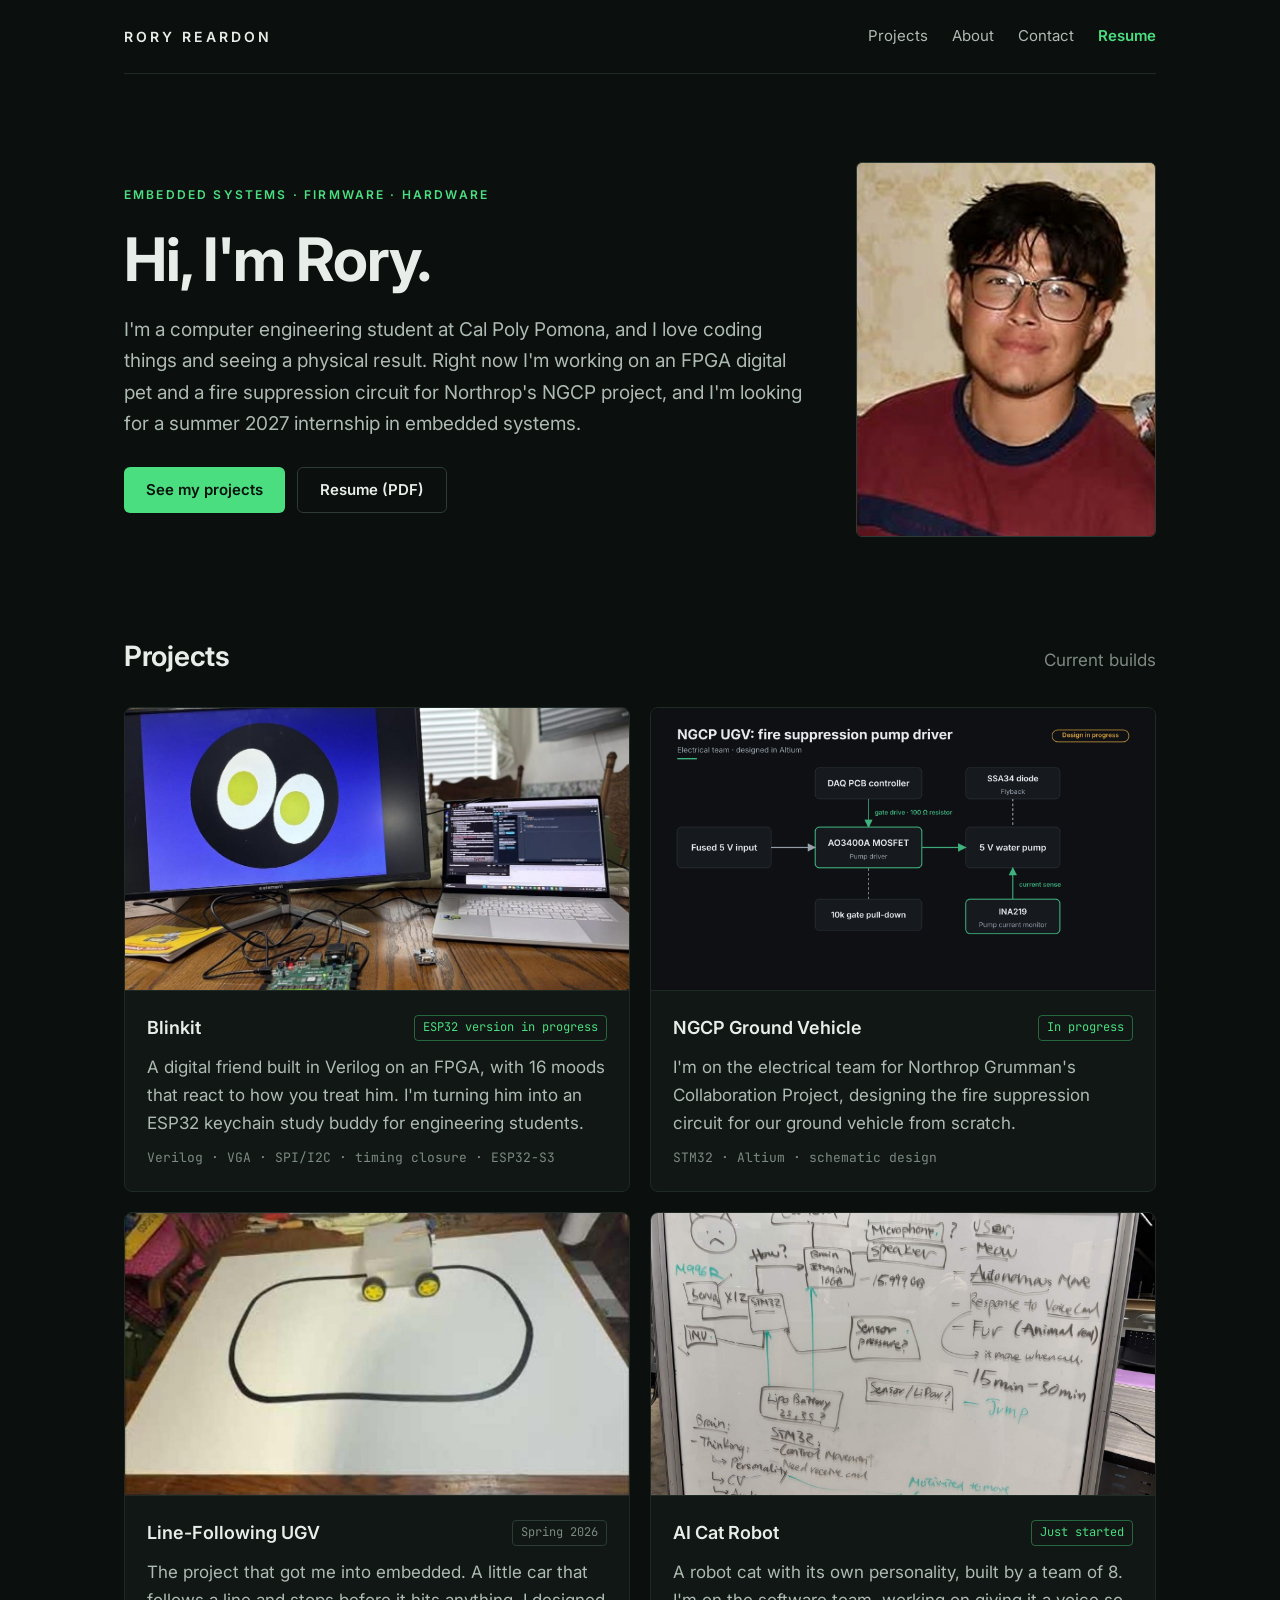
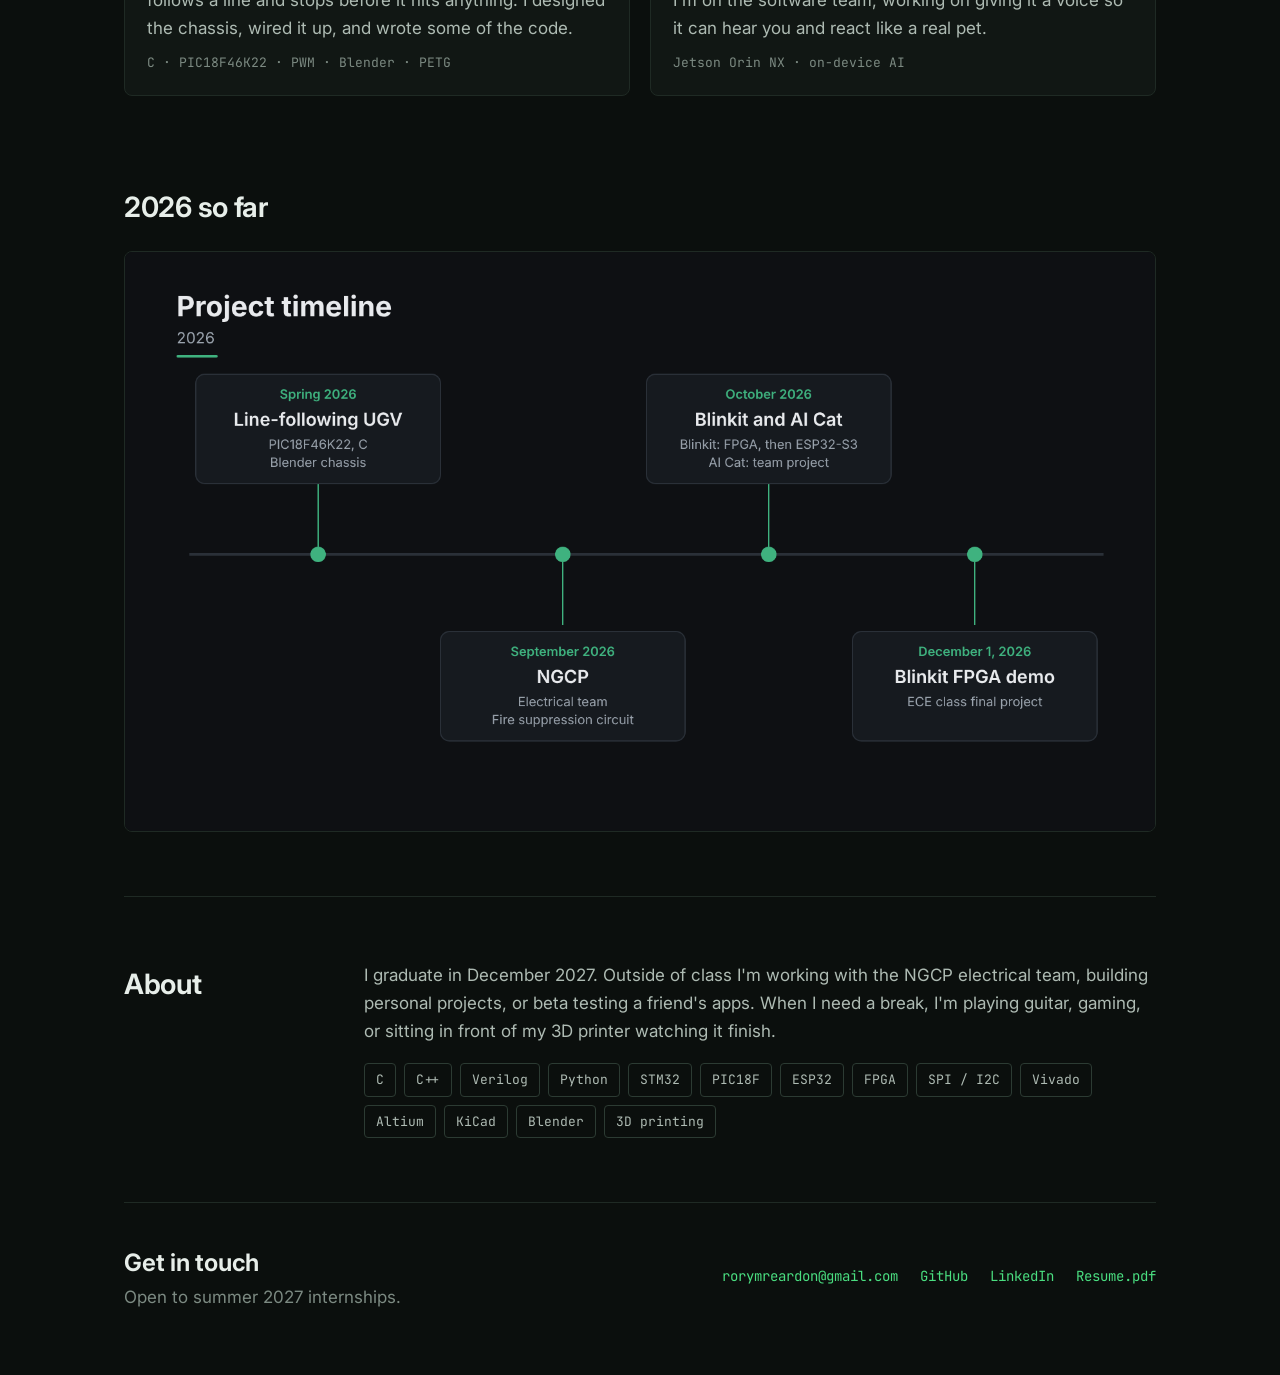
<file: index.html>
<!doctype html>
<html lang="en">
<head>
<meta charset="utf-8">
<meta name="viewport" content="width=device-width, initial-scale=1">
<title>Rory Reardon | Computer Engineering</title>
<meta name="description" content="Rory Reardon, Computer Engineering student at Cal Poly Pomona. Embedded systems, firmware, and FPGA projects.">
<link rel="preconnect" href="https://fonts.googleapis.com">
<link rel="preconnect" href="https://fonts.gstatic.com" crossorigin>
<link href="https://fonts.googleapis.com/css2?family=Inter:wght@400;500;600;700&family=JetBrains+Mono:wght@400;500&display=swap" rel="stylesheet">
<link rel="stylesheet" href="style.css">
</head>
<body>
<div class="wrap">

<nav>
  <a class="brand" href="index.html">RORY REARDON</a>
  <div class="links">
    <a href="#projects">Projects</a>
    <a href="#about">About</a>
    <a href="#contact">Contact</a>
    <a class="cta" href="assets/Rory_Reardon_Resume.pdf">Resume</a>
  </div>
</nav>

<header class="hero">
  <div class="text">
    <p class="kicker">Embedded systems · Firmware · Hardware</p>
    <h1>Hi, I'm Rory.</h1>
    <p class="lead">I'm a computer engineering student at Cal Poly Pomona, and I love coding things and seeing a physical result. Right now I'm working on an FPGA digital pet and a fire suppression circuit for Northrop's NGCP project, and I'm looking for a summer 2027 internship in embedded systems.</p>
    <div class="btns">
      <a class="btn primary" href="#projects">See my projects</a>
      <a class="btn ghost" href="assets/Rory_Reardon_Resume.pdf">Resume (PDF)</a>
    </div>
  </div>
  <img src="assets/rory.jpg" alt="Rory Reardon" onerror="this.remove()">
</header>

<section id="projects">
  <div class="sec-head">
    <h2>Projects</h2>
    <p class="muted">Current builds</p>
  </div>
  <div class="grid">

    <a class="card" href="blinkit.html">
      <img src="assets/blinkit-setup.jpg" alt="Blinkit's face on a VGA monitor driven by a Nexys A7 FPGA board">
      <div class="body">
        <div class="top"><h3>Blinkit</h3><span class="tag">ESP32 version in progress</span></div>
        <p>A digital friend built in Verilog on an FPGA, with 16 moods that react to how you treat him. I'm turning him into an ESP32 keychain study buddy for engineering students.</p>
        <p class="stack">Verilog · VGA · SPI/I2C · timing closure · ESP32-S3</p>
      </div>
    </a>

    <a class="card" href="ngcp.html">
      <img src="assets/diagram-ngcp_pump_driver.png" alt="Block diagram of the NGCP fire suppression pump driver" style="object-fit:contain;background:#0e1013">
      <div class="body">
        <div class="top"><h3>NGCP Ground Vehicle</h3><span class="tag">In progress</span></div>
        <p>I'm on the electrical team for Northrop Grumman's Collaboration Project, designing the fire suppression circuit for our ground vehicle from scratch.</p>
        <p class="stack">STM32 · Altium · schematic design</p>
      </div>
    </a>

    <a class="card" href="ugv.html">
      <img src="assets/ugv-track.jpg" alt="The line-following UGV on its oval test track">
      <div class="body">
        <div class="top"><h3>Line-Following UGV</h3><span class="tag grey">Spring 2026</span></div>
        <p>The project that got me into embedded. A little car that follows a line and stops before it hits anything. I designed the chassis, wired it up, and wrote some of the code.</p>
        <p class="stack">C · PIC18F46K22 · PWM · Blender · PETG</p>
      </div>
    </a>

    <a class="card" href="ai-cat.html">
      <img src="assets/aicat-whiteboard.jpg" alt="The AI Cat team's planning whiteboard">
      <div class="body">
        <div class="top"><h3>AI Cat Robot</h3><span class="tag">Just started</span></div>
        <p>A robot cat with its own personality, built by a team of 8. I'm on the software team, working on giving it a voice so it can hear you and react like a real pet.</p>
        <p class="stack">Jetson Orin NX · on-device AI</p>
      </div>
    </a>

  </div>
</section>

<section style="padding-bottom:64px">
  <h2 style="margin-bottom:20px">2026 so far</h2>
  <img src="assets/diagram-project_timeline.png" alt="2026 timeline: line-following UGV in spring, NGCP in September, Blinkit and AI Cat in October, Blinkit FPGA demo December 1" style="width:100%;border:1px solid var(--line);border-radius:8px">
</section>

<div class="split" id="about">
  <h2>About</h2>
  <div>
    <p>I graduate in December 2027. Outside of class I'm working with the NGCP electrical team, building personal projects, or beta testing a friend's apps. When I need a break, I'm playing guitar, gaming, or sitting in front of my 3D printer watching it finish.</p>
    <div class="chips">
      <span>C</span><span>C++</span><span>Verilog</span><span>Python</span><span>STM32</span><span>PIC18F</span><span>ESP32</span><span>FPGA</span><span>SPI / I2C</span><span>Vivado</span><span>Altium</span><span>KiCad</span><span>Blender</span><span>3D printing</span>
    </div>
  </div>
</div>

<footer class="site" id="contact">
  <div>
    <h2 style="font-size:24px">Get in touch</h2>
    <p class="muted">Open to summer 2027 internships.</p>
  </div>
  <div class="contact">
    <a href="mailto:rorymreardon@gmail.com">rorymreardon@gmail.com</a>
    <a href="https://github.com/rorymreardon">GitHub</a>
    <a href="https://www.linkedin.com/in/rory-reardon-b424a934b/">LinkedIn</a>
    <a href="assets/Rory_Reardon_Resume.pdf">Resume.pdf</a>
  </div>
</footer>

</div>
</body>
</html>
</file>
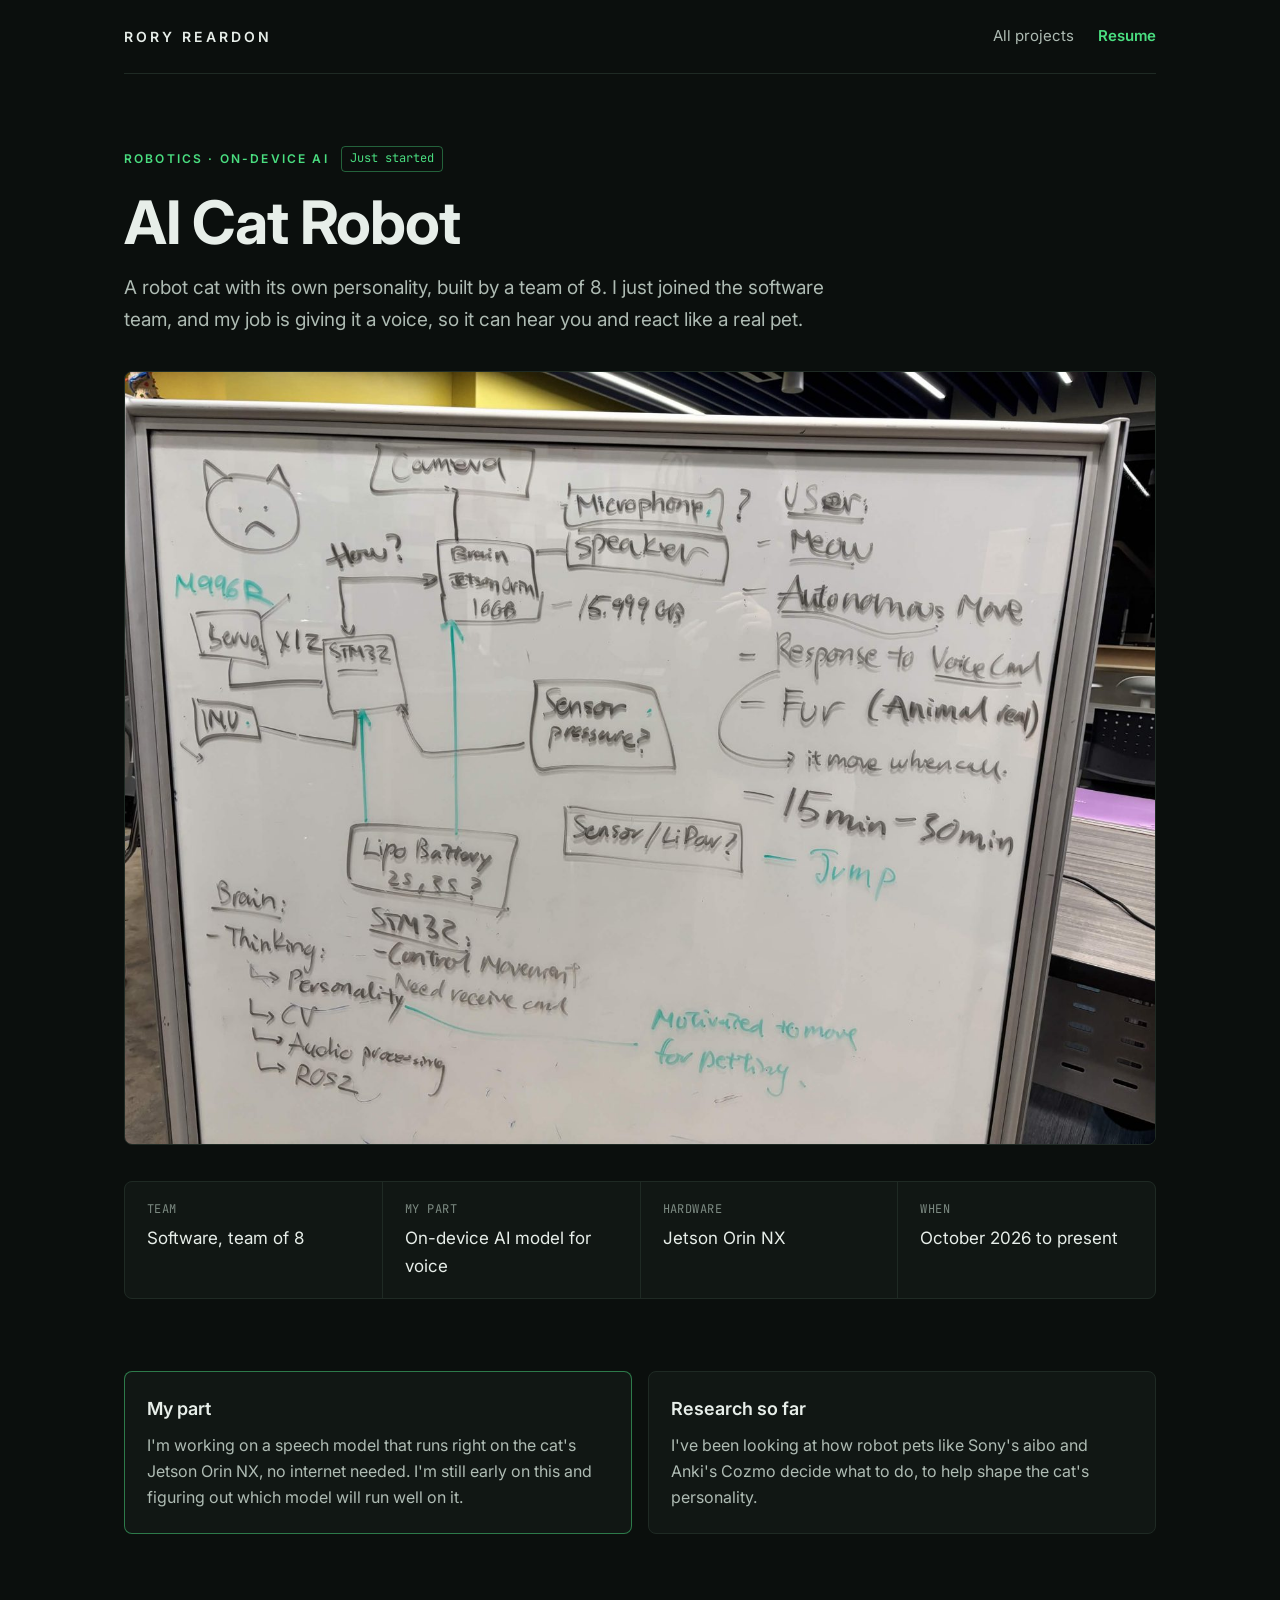
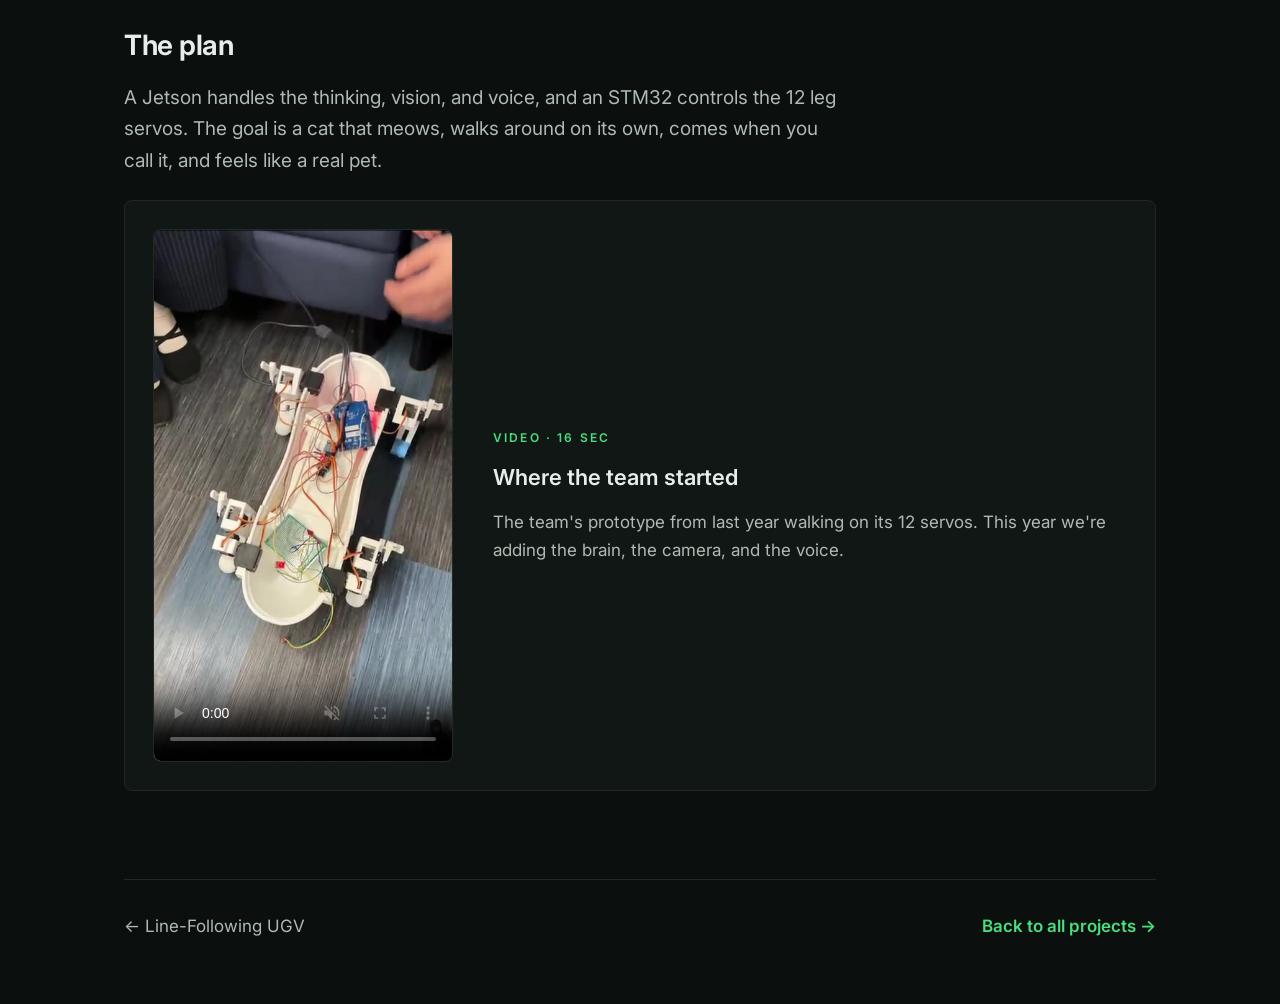
<file: ai-cat.html>
<!doctype html>
<html lang="en">
<head>
<meta charset="utf-8">
<meta name="viewport" content="width=device-width, initial-scale=1">
<title>AI Cat Robot | Rory Reardon</title>
<link rel="preconnect" href="https://fonts.googleapis.com">
<link rel="preconnect" href="https://fonts.gstatic.com" crossorigin>
<link href="https://fonts.googleapis.com/css2?family=Inter:wght@400;500;600;700&family=JetBrains+Mono:wght@400;500&display=swap" rel="stylesheet">
<link rel="stylesheet" href="style.css">
</head>
<body>
<div class="wrap">
<nav>
  <a class="brand" href="index.html">RORY REARDON</a>
  <div class="links">
    <a href="index.html#projects">All projects</a>
    <a class="cta" href="assets/Rory_Reardon_Resume.pdf">Resume</a>
  </div>
</nav>
<header class="phead">
  <div style="display:flex;flex-wrap:wrap;gap:12px;align-items:center"><p class="kicker">Robotics · On-device AI</p><span class="tag">Just started</span></div>
  <h1>AI Cat Robot</h1>
  <p class="lead">A robot cat with its own personality, built by a team of 8. I just joined the software team, and my job is giving it a voice, so it can hear you and react like a real pet.</p>
</header>

<img class="heroimg" src="assets/aicat-whiteboard.jpg" alt="Team whiteboard planning the AI Cat: Jetson Orin brain, STM32 controlling 12 servos, IMU, camera, microphone, speaker, LiPo battery, and the behaviors users want" style="margin-bottom:36px;aspect-ratio:4/3;object-position:center 40%">

<div class="facts" style="margin-top:0">
  <div><span class="k">TEAM</span><span>Software, team of 8</span></div>
  <div><span class="k">MY PART</span><span>On-device AI model for voice</span></div>
  <div><span class="k">HARDWARE</span><span>Jetson Orin NX</span></div>
  <div><span class="k">WHEN</span><span>October 2026 to present</span></div>
</div>

<section>
  <div class="boxes">
    <div class="box hl"><h3>My part</h3><p>I'm working on a speech model that runs right on the cat's Jetson Orin NX, no internet needed. I'm still early on this and figuring out which model will run well on it.</p></div>
    <div class="box"><h3>Research so far</h3><p>I've been looking at how robot pets like Sony's aibo and Anki's Cozmo decide what to do, to help shape the cat's personality.</p></div>
  </div>
</section>

<section>
  <h2 style="margin-bottom:14px">The plan</h2>
  <p class="lead" style="margin-bottom:24px">A Jetson handles the thinking, vision, and voice, and an STM32 controls the 12 leg servos. The goal is a cat that meows, walks around on its own, comes when you call it, and feels like a real pet.</p>
  <div style="display:flex;flex-wrap:wrap;align-items:center;gap:40px;padding:28px;background:var(--panel);border:1px solid var(--line);border-radius:8px">
    <video src="assets/aicat-prototype.mp4" poster="assets/aicat-poster.jpg" controls playsinline muted preload="metadata" style="flex:0 1 300px;width:300px;max-width:100%;aspect-ratio:9/16;object-fit:cover"></video>
    <div style="flex:999 1 340px;display:flex;flex-direction:column;gap:12px">
      <p class="kicker">Video · 16 sec</p>
      <h3 style="font-size:22px">Where the team started</h3>
      <p>The team's prototype from last year walking on its 12 servos. This year we're adding the brain, the camera, and the voice.</p>
    </div>
  </div>
</section>

<div class="pager">
  <a href="ugv.html">← Line-Following UGV</a>
  <a class="next" href="index.html#projects">Back to all projects →</a>
</div>
</div>
</body>
</html>
</file>
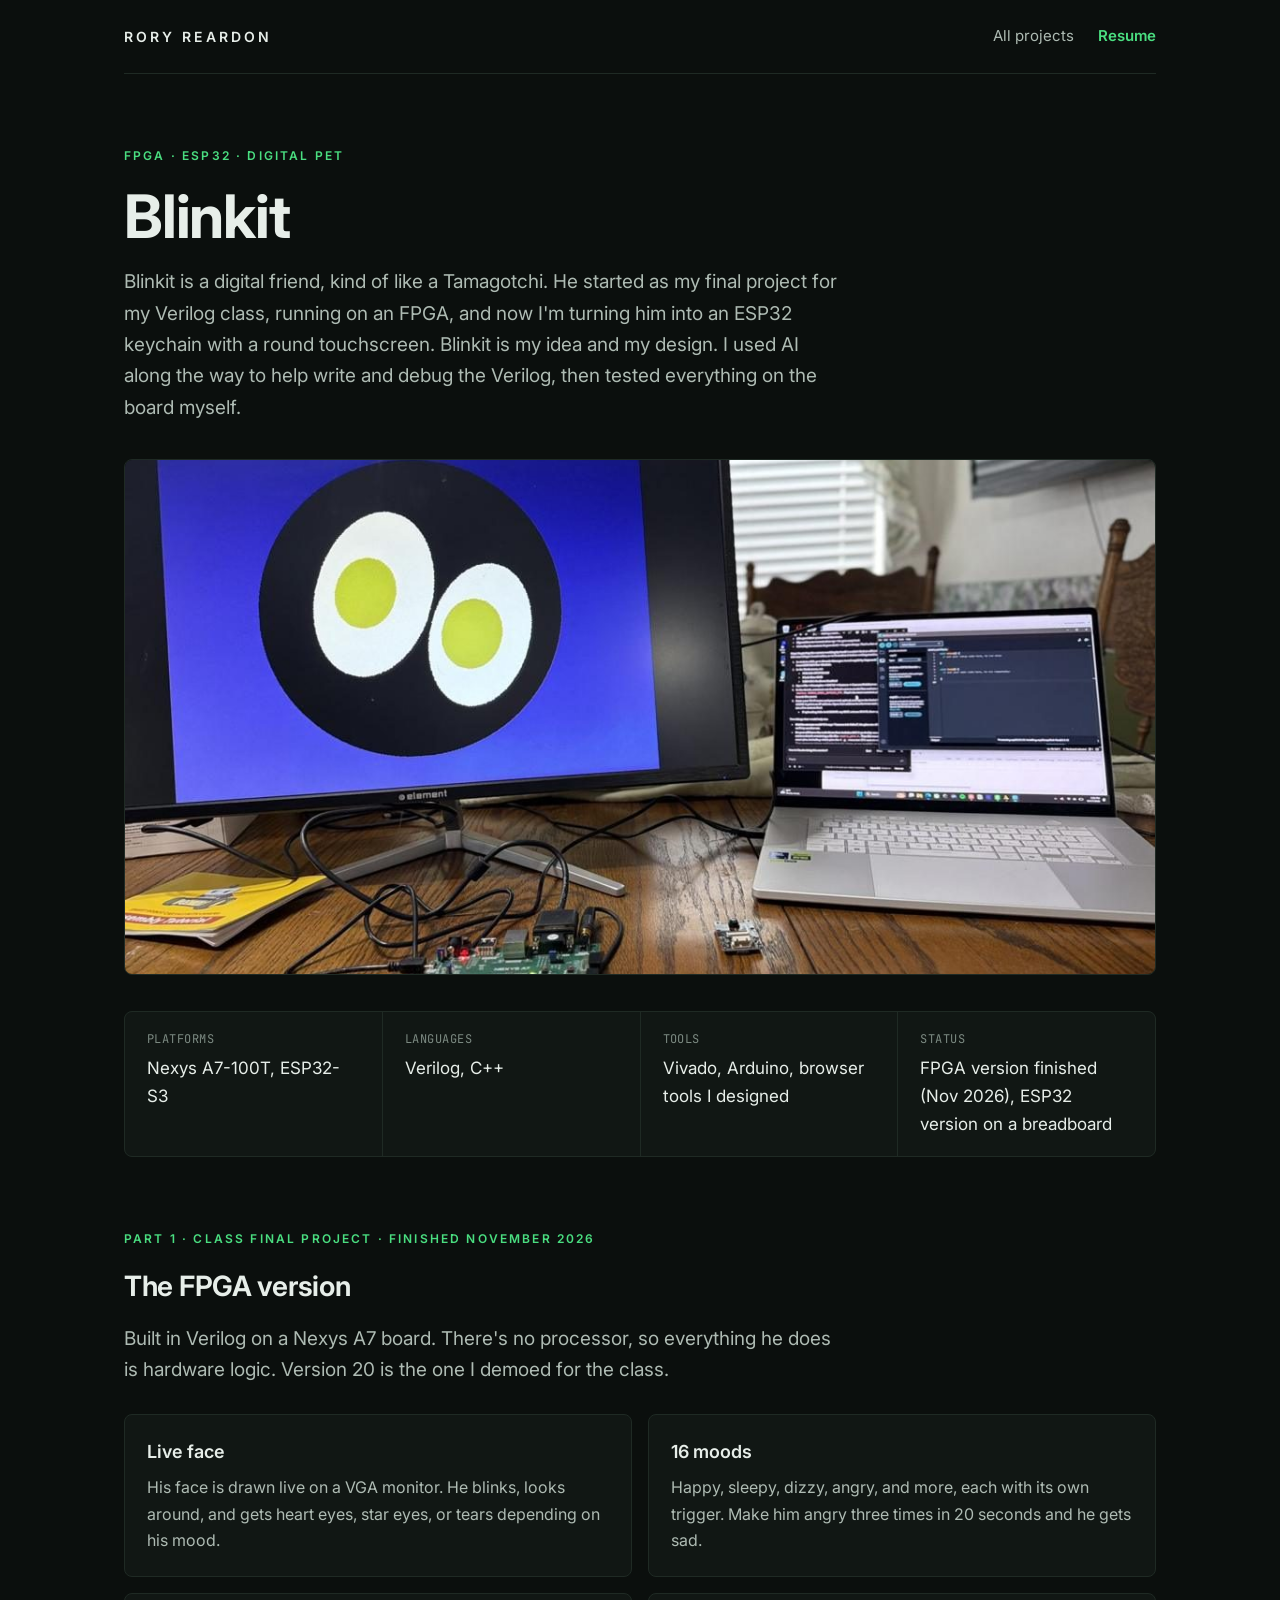
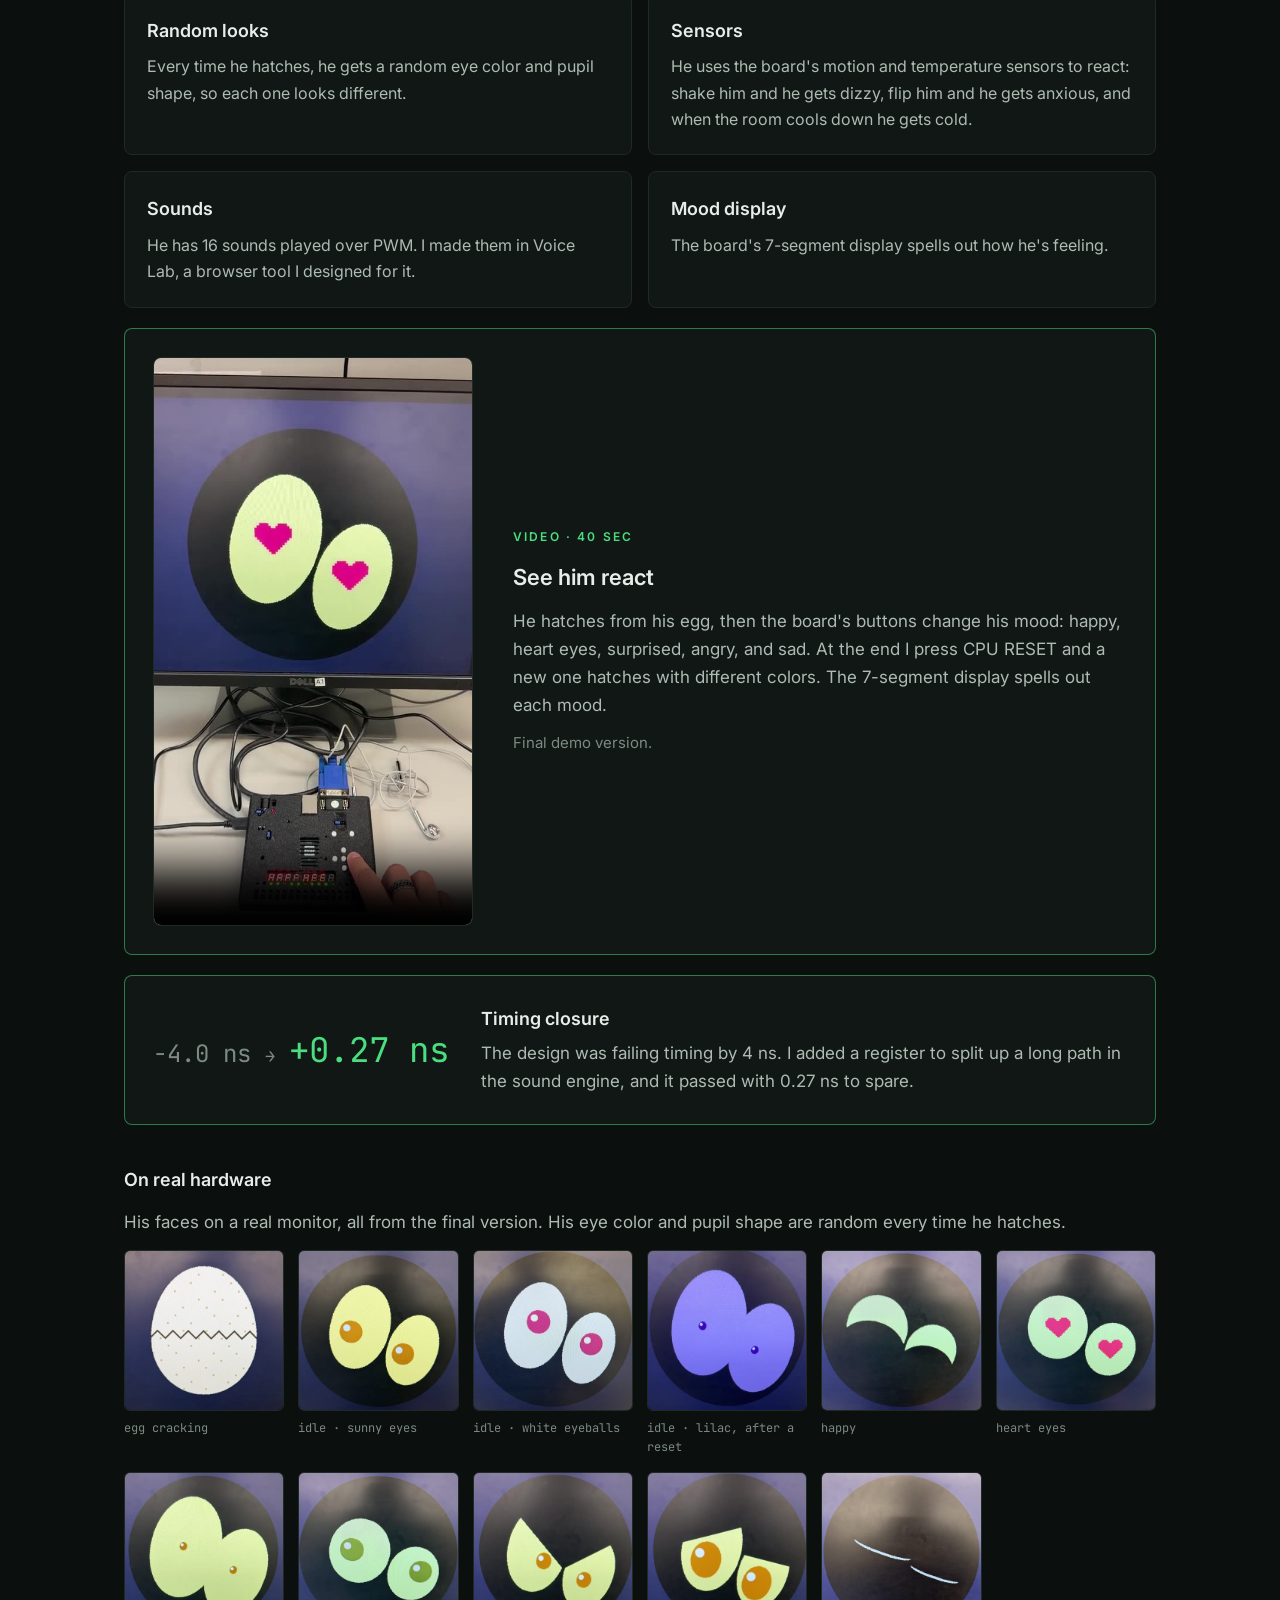
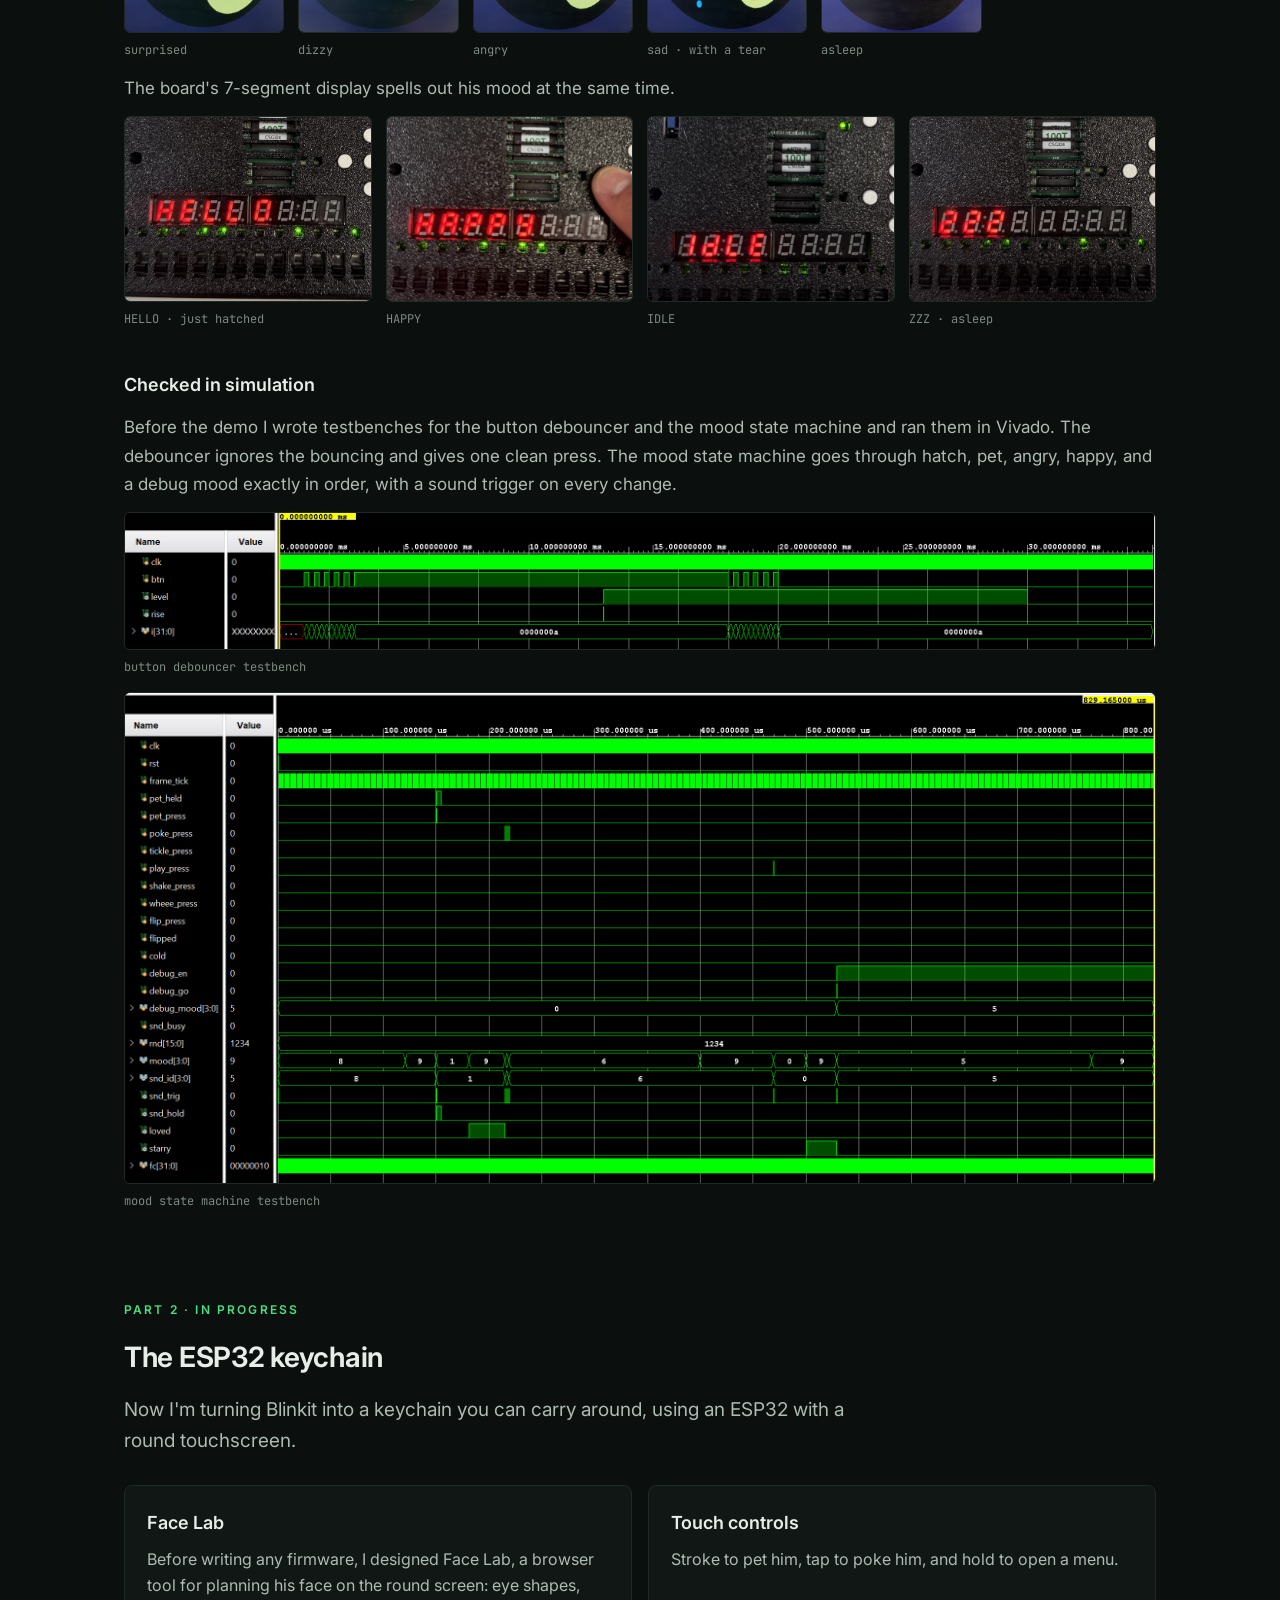
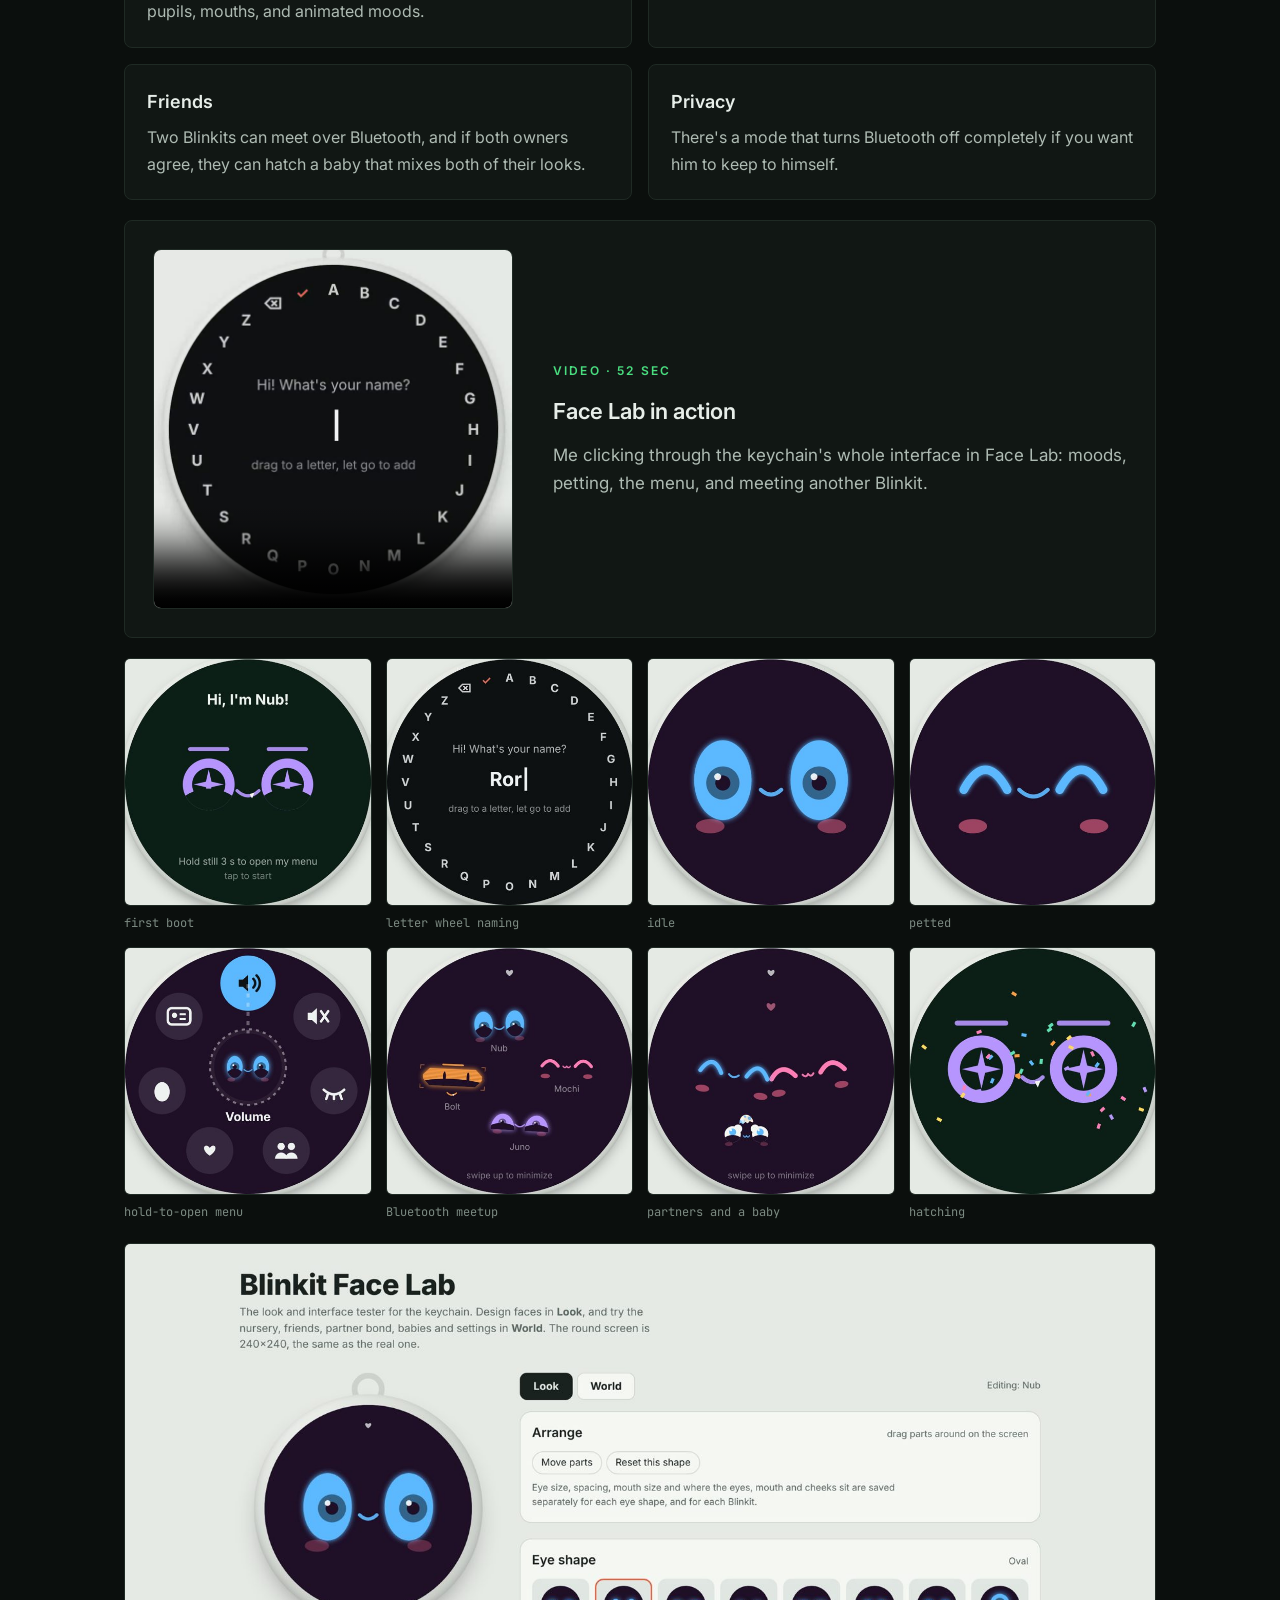
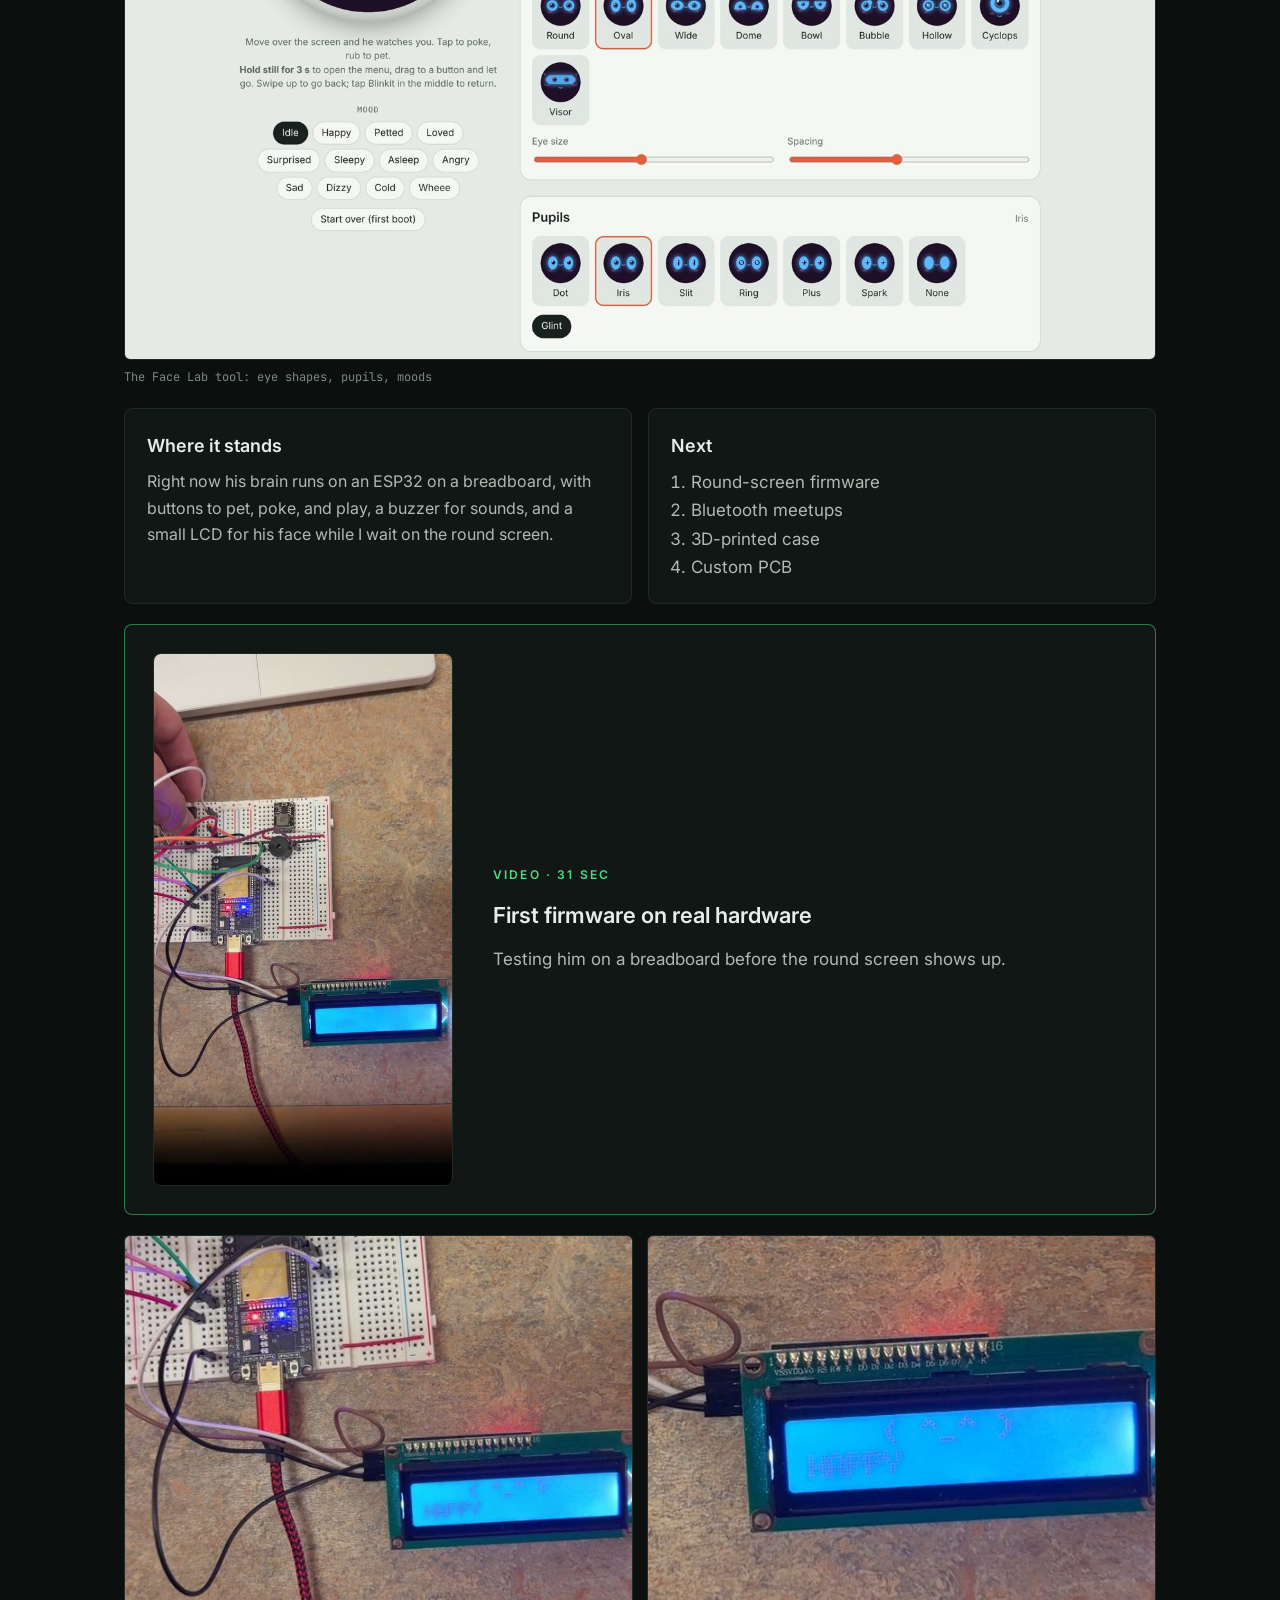
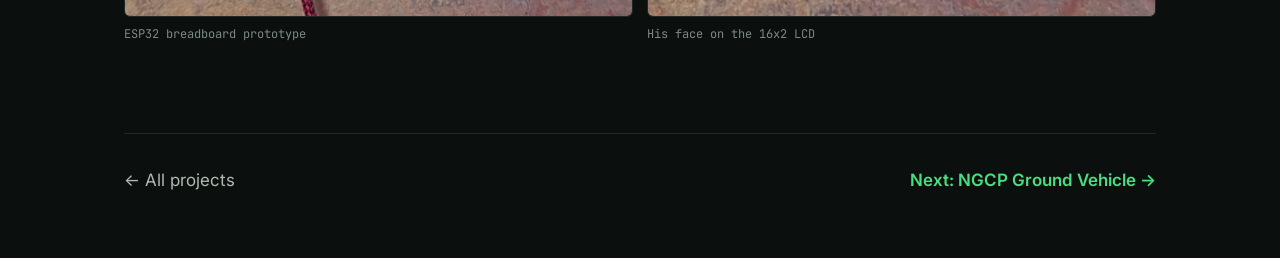
<file: blinkit.html>
<!doctype html>
<html lang="en">
<head>
<meta charset="utf-8">
<meta name="viewport" content="width=device-width, initial-scale=1">
<title>Blinkit | Rory Reardon</title>
<link rel="preconnect" href="https://fonts.googleapis.com">
<link rel="preconnect" href="https://fonts.gstatic.com" crossorigin>
<link href="https://fonts.googleapis.com/css2?family=Inter:wght@400;500;600;700&family=JetBrains+Mono:wght@400;500&display=swap" rel="stylesheet">
<link rel="stylesheet" href="style.css">
</head>
<body>
<div class="wrap">
<nav>
  <a class="brand" href="index.html">RORY REARDON</a>
  <div class="links">
    <a href="index.html#projects">All projects</a>
    <a class="cta" href="assets/Rory_Reardon_Resume.pdf">Resume</a>
  </div>
</nav>
<header class="phead">
  <p class="kicker">FPGA · ESP32 · Digital pet</p>
  <h1>Blinkit</h1>
  <p class="lead">Blinkit is a digital friend, kind of like a Tamagotchi. He started as my final project for my Verilog class, running on an FPGA, and now I'm turning him into an ESP32 keychain with a round touchscreen. Blinkit is my idea and my design. I used AI along the way to help write and debug the Verilog, then tested everything on the board myself.</p>
</header>

<img class="heroimg" src="assets/blinkit-setup.jpg" alt="Blinkit's face on a VGA monitor, driven by the Nexys A7 board on the desk">

<div class="facts">
  <div><span class="k">PLATFORMS</span><span>Nexys A7-100T, ESP32-S3</span></div>
  <div><span class="k">LANGUAGES</span><span>Verilog, C++</span></div>
  <div><span class="k">TOOLS</span><span>Vivado, Arduino, browser tools I designed</span></div>
  <div><span class="k">STATUS</span><span>FPGA version finished (Nov 2026), ESP32 version on a breadboard</span></div>
</div>

<section>
  <div style="display:flex;flex-direction:column;gap:14px;margin-bottom:28px">
    <p class="kicker">PART 1 · class final project · finished November 2026</p>
    <h2>The FPGA version</h2>
    <p class="lead">Built in Verilog on a Nexys A7 board. There's no processor, so everything he does is hardware logic. Version 20 is the one I demoed for the class.</p>
  </div>
  <div class="boxes">
    <div class="box"><h3>Live face</h3><p>His face is drawn live on a VGA monitor. He blinks, looks around, and gets heart eyes, star eyes, or tears depending on his mood.</p></div>
    <div class="box"><h3>16 moods</h3><p>Happy, sleepy, dizzy, angry, and more, each with its own trigger. Make him angry three times in 20 seconds and he gets sad.</p></div>
    <div class="box"><h3>Random looks</h3><p>Every time he hatches, he gets a random eye color and pupil shape, so each one looks different.</p></div>
    <div class="box"><h3>Sensors</h3><p>He uses the board's motion and temperature sensors to react: shake him and he gets dizzy, flip him and he gets anxious, and when the room cools down he gets cold.</p></div>
    <div class="box"><h3>Sounds</h3><p>He has 16 sounds played over PWM. I made them in Voice Lab, a browser tool I designed for it.</p></div>
    <div class="box"><h3>Mood display</h3><p>The board's 7-segment display spells out how he's feeling.</p></div>
  </div>
  <div style="display:flex;flex-wrap:wrap;align-items:center;gap:40px;padding:28px;margin-top:20px;background:var(--panel);border:1px solid rgba(74,222,128,.5);border-radius:8px">
    <video src="assets/blinkit-fpga-final-demo.mp4" poster="assets/blinkit-fpga-final-demo-poster.jpg" controls muted playsinline preload="metadata" style="flex:0 1 320px;width:320px;max-width:100%;aspect-ratio:9/16;object-fit:cover"></video>
    <div style="flex:999 1 320px;display:flex;flex-direction:column;gap:12px">
      <p class="kicker">Video · 40 sec</p>
      <h3 style="font-size:22px">See him react</h3>
      <p>He hatches from his egg, then the board's buttons change his mood: happy, heart eyes, surprised, angry, and sad. At the end I press CPU RESET and a new one hatches with different colors. The 7-segment display spells out each mood.</p>
      <p class="muted" style="font-size:15px">Final demo version.</p>
    </div>
  </div>
  <div class="stat" style="margin-top:20px">
    <div class="num"><span class="from">-4.0 ns</span><span class="muted">→</span><span class="to">+0.27 ns</span></div>
    <div><h3>Timing closure</h3><p>The design was failing timing by 4 ns. I added a register to split up a long path in the sound engine, and it passed with 0.27 ns to spare.</p></div>
  </div>
  <div style="display:flex;flex-direction:column;gap:14px;margin-top:40px">
    <h3>On real hardware</h3>
    <p>His faces on a real monitor, all from the final version. His eye color and pupil shape are random every time he hatches.</p>
    <div class="gallery sq">
      <figure><img src="assets/bk-egg-crack.jpg" alt="Speckled egg with a zig-zag crack across it"><figcaption>egg cracking</figcaption></figure>
      <figure><img src="assets/bk-sunny.jpg" alt="Blinkit with yellow eyes and orange pupils"><figcaption>idle · sunny eyes</figcaption></figure>
      <figure><img src="assets/bk-white-pink.jpg" alt="Blinkit with white eyeballs and pink pupils"><figcaption>idle · white eyeballs</figcaption></figure>
      <figure><img src="assets/bk-lilac.jpg" alt="Blinkit with lilac eyes and pinhole pupils"><figcaption>idle · lilac, after a reset</figcaption></figure>
      <figure><img src="assets/bk-happy.jpg" alt="Happy Blinkit with curved crescent eyes"><figcaption>happy</figcaption></figure>
      <figure><img src="assets/bk-hearts.jpg" alt="Blinkit with pink heart pupils"><figcaption>heart eyes</figcaption></figure>
      <figure><img src="assets/bk-surprised.jpg" alt="Surprised Blinkit with wide eyes and tiny pupils"><figcaption>surprised</figcaption></figure>
      <figure><img src="assets/bk-dizzy.jpg" alt="Dizzy Blinkit with round green eyes"><figcaption>dizzy</figcaption></figure>
      <figure><img src="assets/bk-angry-final.jpg" alt="Angry Blinkit with eyes cut into a V"><figcaption>angry</figcaption></figure>
      <figure><img src="assets/bk-sad.jpg" alt="Sad Blinkit with drooping eyes and a tear"><figcaption>sad · with a tear</figcaption></figure>
      <figure><img src="assets/bk-asleep.jpg" alt="Asleep Blinkit with thin closed eyelids"><figcaption>asleep</figcaption></figure>
    </div>
    <p>The board's 7-segment display spells out his mood at the same time.</p>
    <div class="gallery" style="grid-template-columns:repeat(auto-fill,minmax(220px,1fr))">
      <figure><img src="assets/bk-7seg-hello.jpg" alt="7-segment display reading HELLO"><figcaption>HELLO · just hatched</figcaption></figure>
      <figure><img src="assets/bk-7seg-happy.jpg" alt="7-segment display reading HAPPY"><figcaption>HAPPY</figcaption></figure>
      <figure><img src="assets/bk-7seg-idle.jpg" alt="7-segment display reading IDLE"><figcaption>IDLE</figcaption></figure>
      <figure><img src="assets/bk-7seg-zzz.jpg" alt="7-segment display reading ZZZ"><figcaption>ZZZ · asleep</figcaption></figure>
    </div>
  </div>
  <div style="display:flex;flex-direction:column;gap:14px;margin-top:40px">
    <h3>Checked in simulation</h3>
    <p>Before the demo I wrote testbenches for the button debouncer and the mood state machine and ran them in Vivado. The debouncer ignores the bouncing and gives one clean press. The mood state machine goes through hatch, pet, angry, happy, and a debug mood exactly in order, with a sound trigger on every change.</p>
    <div class="gallery" style="grid-template-columns:1fr">
      <figure><img src="assets/blinkit-sim-debouncer.png" alt="Vivado waveform: a bouncing button input and one clean debounced press" style="aspect-ratio:auto"><figcaption>button debouncer testbench</figcaption></figure>
      <figure><img src="assets/blinkit-sim-mood-fsm.png" alt="Vivado waveform of the mood state machine changing moods" style="aspect-ratio:auto"><figcaption>mood state machine testbench</figcaption></figure>
    </div>
  </div>
</section>

<section>
  <div style="display:flex;flex-direction:column;gap:14px;margin-bottom:28px">
    <p class="kicker">PART 2 · in progress</p>
    <h2>The ESP32 keychain</h2>
    <p class="lead">Now I'm turning Blinkit into a keychain you can carry around, using an ESP32 with a round touchscreen.</p>
  </div>
  <div class="boxes">
    <div class="box"><h3>Face Lab</h3><p>Before writing any firmware, I designed Face Lab, a browser tool for planning his face on the round screen: eye shapes, pupils, mouths, and animated moods.</p></div>
    <div class="box"><h3>Touch controls</h3><p>Stroke to pet him, tap to poke him, and hold to open a menu.</p></div>
    <div class="box"><h3>Friends</h3><p>Two Blinkits can meet over Bluetooth, and if both owners agree, they can hatch a baby that mixes both of their looks.</p></div>
    <div class="box"><h3>Privacy</h3><p>There's a mode that turns Bluetooth off completely if you want him to keep to himself.</p></div>
  </div>
  <div style="display:flex;flex-wrap:wrap;align-items:center;gap:40px;padding:28px;margin-top:20px;background:var(--panel);border:1px solid var(--line);border-radius:8px">
    <video src="assets/facelab-demo.mp4" poster="assets/facelab-demo-poster.jpg" controls playsinline muted preload="metadata" style="flex:0 1 360px;width:360px;max-width:100%;aspect-ratio:1/1;object-fit:cover"></video>
    <div style="flex:999 1 320px;display:flex;flex-direction:column;gap:12px">
      <p class="kicker">Video · 52 sec</p>
      <h3 style="font-size:22px">Face Lab in action</h3>
      <p>Me clicking through the keychain's whole interface in Face Lab: moods, petting, the menu, and meeting another Blinkit.</p>
    </div>
  </div>
  <div class="gallery sq" style="margin-top:20px;grid-template-columns:repeat(auto-fill,minmax(200px,1fr))">
    <figure><img src="assets/facelab-welcome.jpg" alt="Welcome screen: Hi, I'm Nub"><figcaption>first boot</figcaption></figure>
    <figure><img src="assets/facelab-letter-wheel.jpg" alt="Letter wheel for typing a name on the round screen"><figcaption>letter wheel naming</figcaption></figure>
    <figure><img src="assets/facelab-idle.jpg" alt="Idle face with big blue eyes"><figcaption>idle</figcaption></figure>
    <figure><img src="assets/facelab-petted.jpg" alt="Happy face after being petted"><figcaption>petted</figcaption></figure>
    <figure><img src="assets/facelab-menu.jpg" alt="Round menu with volume, mute, sleep, and friends buttons"><figcaption>hold-to-open menu</figcaption></figure>
    <figure><img src="assets/facelab-group.jpg" alt="Group meetup with four Blinkits"><figcaption>Bluetooth meetup</figcaption></figure>
    <figure><img src="assets/facelab-partner-baby.jpg" alt="Two partnered Blinkits with their baby"><figcaption>partners and a baby</figcaption></figure>
    <figure><img src="assets/facelab-hatch-confetti.jpg" alt="A new Blinkit hatching with confetti"><figcaption>hatching</figcaption></figure>
  </div>
  <figure style="margin-top:20px"><img src="assets/face-lab.jpg" alt="The full Face Lab tool with the round preview and design controls" style="aspect-ratio:auto"><figcaption>The Face Lab tool: eye shapes, pupils, moods</figcaption></figure>
  <div class="boxes" style="margin-top:20px">
    <div class="box"><h3>Where it stands</h3><p>Right now his brain runs on an ESP32 on a breadboard, with buttons to pet, poke, and play, a buzzer for sounds, and a small LCD for his face while I wait on the round screen.</p></div>
    <div class="box"><h3>Next</h3><ol><li>Round-screen firmware</li><li>Bluetooth meetups</li><li>3D-printed case</li><li>Custom PCB</li></ol></div>
  </div>
  <div style="display:flex;flex-wrap:wrap;align-items:center;gap:40px;padding:28px;margin-top:20px;background:var(--panel);border:1px solid rgba(74,222,128,.5);border-radius:8px">
    <video src="assets/esp32-breadboard.mp4" poster="assets/esp32-breadboard-poster.jpg" controls muted playsinline preload="metadata" style="flex:0 1 300px;width:300px;max-width:100%;aspect-ratio:9/16;object-fit:cover"></video>
    <div style="flex:999 1 320px;display:flex;flex-direction:column;gap:12px">
      <p class="kicker">Video · 31 sec</p>
      <h3 style="font-size:22px">First firmware on real hardware</h3>
      <p>Testing him on a breadboard before the round screen shows up.</p>
    </div>
  </div>
  <div class="gallery" style="margin-top:20px;grid-template-columns:repeat(auto-fit,minmax(min(100%,320px),1fr))">
    <figure><img src="assets/esp32-breadboard-overview.jpg" alt="ESP32 breadboard prototype with buttons, buzzer, and LCD" style="object-position:center 60%"><figcaption>ESP32 breadboard prototype</figcaption></figure>
    <figure><img src="assets/esp32-lcd-happy-closeup.jpg" alt="16x2 LCD showing Blinkit's happy face"><figcaption>His face on the 16x2 LCD</figcaption></figure>
  </div>
</section>

<div class="pager">
  <a href="index.html#projects">← All projects</a>
  <a class="next" href="ngcp.html">Next: NGCP Ground Vehicle →</a>
</div>
</div>
</body>
</html>
</file>
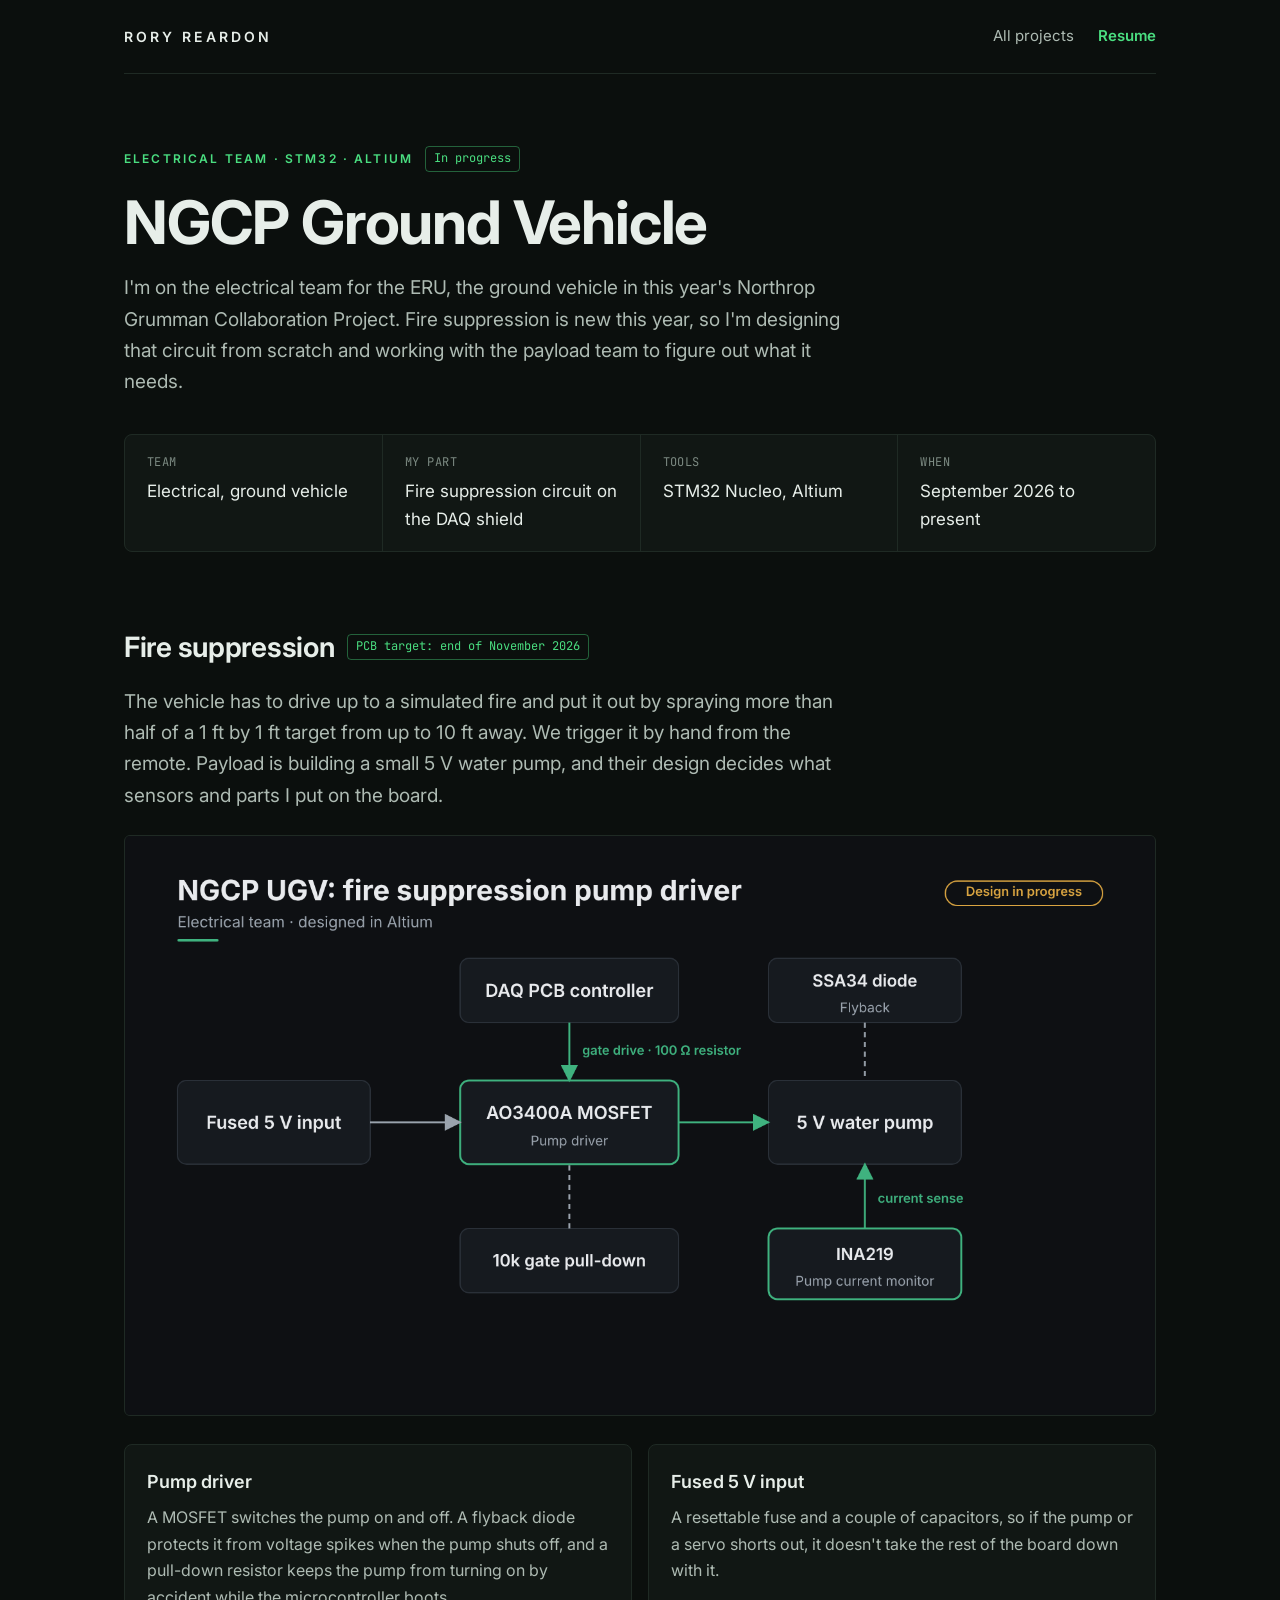
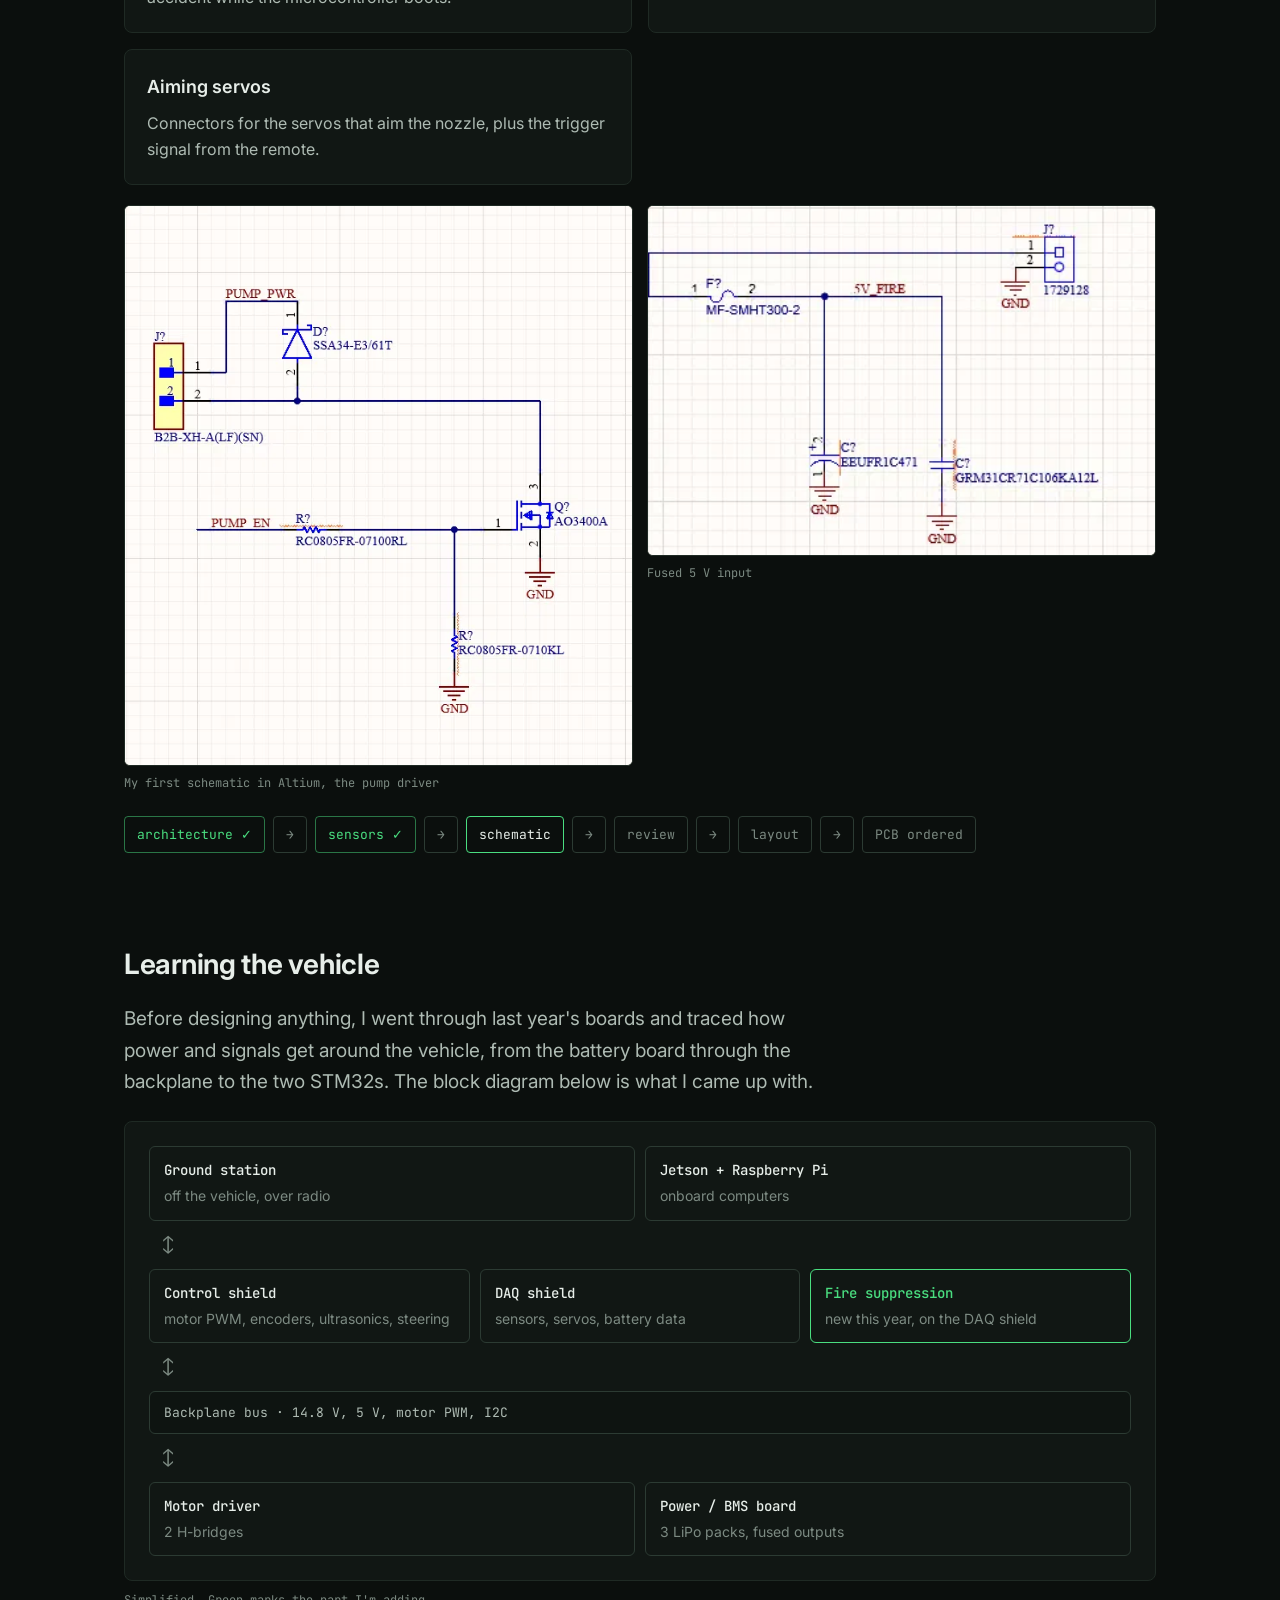
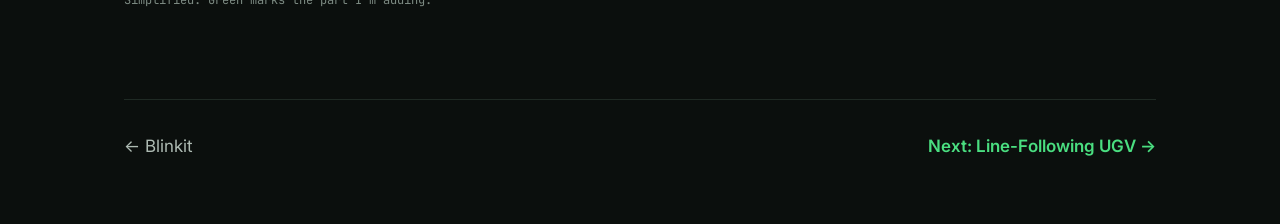
<file: ngcp.html>
<!doctype html>
<html lang="en">
<head>
<meta charset="utf-8">
<meta name="viewport" content="width=device-width, initial-scale=1">
<title>NGCP Ground Vehicle | Rory Reardon</title>
<link rel="preconnect" href="https://fonts.googleapis.com">
<link rel="preconnect" href="https://fonts.gstatic.com" crossorigin>
<link href="https://fonts.googleapis.com/css2?family=Inter:wght@400;500;600;700&family=JetBrains+Mono:wght@400;500&display=swap" rel="stylesheet">
<link rel="stylesheet" href="style.css">
</head>
<body>
<div class="wrap">
<nav>
  <a class="brand" href="index.html">RORY REARDON</a>
  <div class="links">
    <a href="index.html#projects">All projects</a>
    <a class="cta" href="assets/Rory_Reardon_Resume.pdf">Resume</a>
  </div>
</nav>
<header class="phead">
  <div style="display:flex;flex-wrap:wrap;gap:12px;align-items:center"><p class="kicker">Electrical team · STM32 · Altium</p><span class="tag">In progress</span></div>
  <h1>NGCP Ground Vehicle</h1>
  <p class="lead">I'm on the electrical team for the ERU, the ground vehicle in this year's Northrop Grumman Collaboration Project. Fire suppression is new this year, so I'm designing that circuit from scratch and working with the payload team to figure out what it needs.</p>
</header>

<div class="facts" style="margin-top:0">
  <div><span class="k">TEAM</span><span>Electrical, ground vehicle</span></div>
  <div><span class="k">MY PART</span><span>Fire suppression circuit on the DAQ shield</span></div>
  <div><span class="k">TOOLS</span><span>STM32 Nucleo, Altium</span></div>
  <div><span class="k">WHEN</span><span>September 2026 to present</span></div>
</div>

<section>
  <div style="display:flex;flex-wrap:wrap;gap:12px;align-items:center;margin-bottom:16px"><h2>Fire suppression</h2><span class="tag">PCB target: end of November 2026</span></div>
  <p class="lead" style="margin-bottom:24px">The vehicle has to drive up to a simulated fire and put it out by spraying more than half of a 1 ft by 1 ft target from up to 10 ft away. We trigger it by hand from the remote. Payload is building a small 5 V water pump, and their design decides what sensors and parts I put on the board.</p>
  <figure style="margin:0 0 28px"><img src="assets/diagram-ngcp_pump_driver.png" alt="Block diagram of the pump driver: fused 5 V input, AO3400A MOSFET, 5 V water pump, SSA34 flyback diode, gate pull-down, INA219 current monitor" style="aspect-ratio:16/9;object-fit:contain;background:#0e1013"></figure>
<div class="boxes">
    <div class="box"><h3>Pump driver</h3><p>A MOSFET switches the pump on and off. A flyback diode protects it from voltage spikes when the pump shuts off, and a pull-down resistor keeps the pump from turning on by accident while the microcontroller boots.</p></div>
    <div class="box"><h3>Fused 5 V input</h3><p>A resettable fuse and a couple of capacitors, so if the pump or a servo shorts out, it doesn't take the rest of the board down with it.</p></div>
    <div class="box"><h3>Aiming servos</h3><p>Connectors for the servos that aim the nozzle, plus the trigger signal from the remote.</p></div>
  </div>
  <div class="gallery" style="margin-top:20px;grid-template-columns:repeat(auto-fit,minmax(min(100%,380px),1fr))">
    <figure><img src="assets/ngcp-pump-driver.png" alt="Altium schematic of the pump driver: connector, SSA34 flyback diode, AO3400A MOSFET, gate resistor and pull-down" style="aspect-ratio:auto;object-fit:contain;background:#F4F1E6"><figcaption>My first schematic in Altium, the pump driver</figcaption></figure>
    <figure><img src="assets/ngcp-5v-input.png" alt="Altium schematic of the fused 5 V input with a resettable fuse and capacitors" style="aspect-ratio:auto;object-fit:contain;background:#F4F1E6"><figcaption>Fused 5 V input</figcaption></figure>
  </div>
  <div class="steps" style="margin-top:22px">
    <span class="done">architecture ✓</span><span class="muted">→</span><span class="done">sensors ✓</span><span class="muted">→</span><span class="now">schematic</span><span class="muted">→</span><span>review</span><span class="muted">→</span><span>layout</span><span class="muted">→</span><span>PCB ordered</span>
  </div>
</section>

<section>
  <h2 style="margin-bottom:16px">Learning the vehicle</h2>
  <p class="lead" style="margin-bottom:24px">Before designing anything, I went through last year's boards and traced how power and signals get around the vehicle, from the battery board through the backplane to the two STM32s. The block diagram below is what I came up with.</p>
  <div class="flow">
    <div class="row">
      <div class="n"><b>Ground station</b><span>off the vehicle, over radio</span></div>
      <div class="n"><b>Jetson + Raspberry Pi</b><span>onboard computers</span></div>
    </div>
    <div class="arr">↕</div>
    <div class="row">
      <div class="n"><b>Control shield</b><span>motor PWM, encoders, ultrasonics, steering</span></div>
      <div class="n"><b>DAQ shield</b><span>sensors, servos, battery data</span></div>
      <div class="n g"><b>Fire suppression</b><span>new this year, on the DAQ shield</span></div>
    </div>
    <div class="arr">↕</div>
    <div class="bus">Backplane bus · 14.8 V, 5 V, motor PWM, I2C</div>
    <div class="arr">↕</div>
    <div class="row">
      <div class="n"><b>Motor driver</b><span>2 H-bridges</span></div>
      <div class="n"><b>Power / BMS board</b><span>3 LiPo packs, fused outputs</span></div>
    </div>
  </div>
  <p class="muted mono" style="font-size:12px;margin-top:10px">Simplified. Green marks the part I'm adding.</p>
</section>

<div class="pager">
  <a href="blinkit.html">← Blinkit</a>
  <a class="next" href="ugv.html">Next: Line-Following UGV →</a>
</div>
</div>
</body>
</html>
</file>
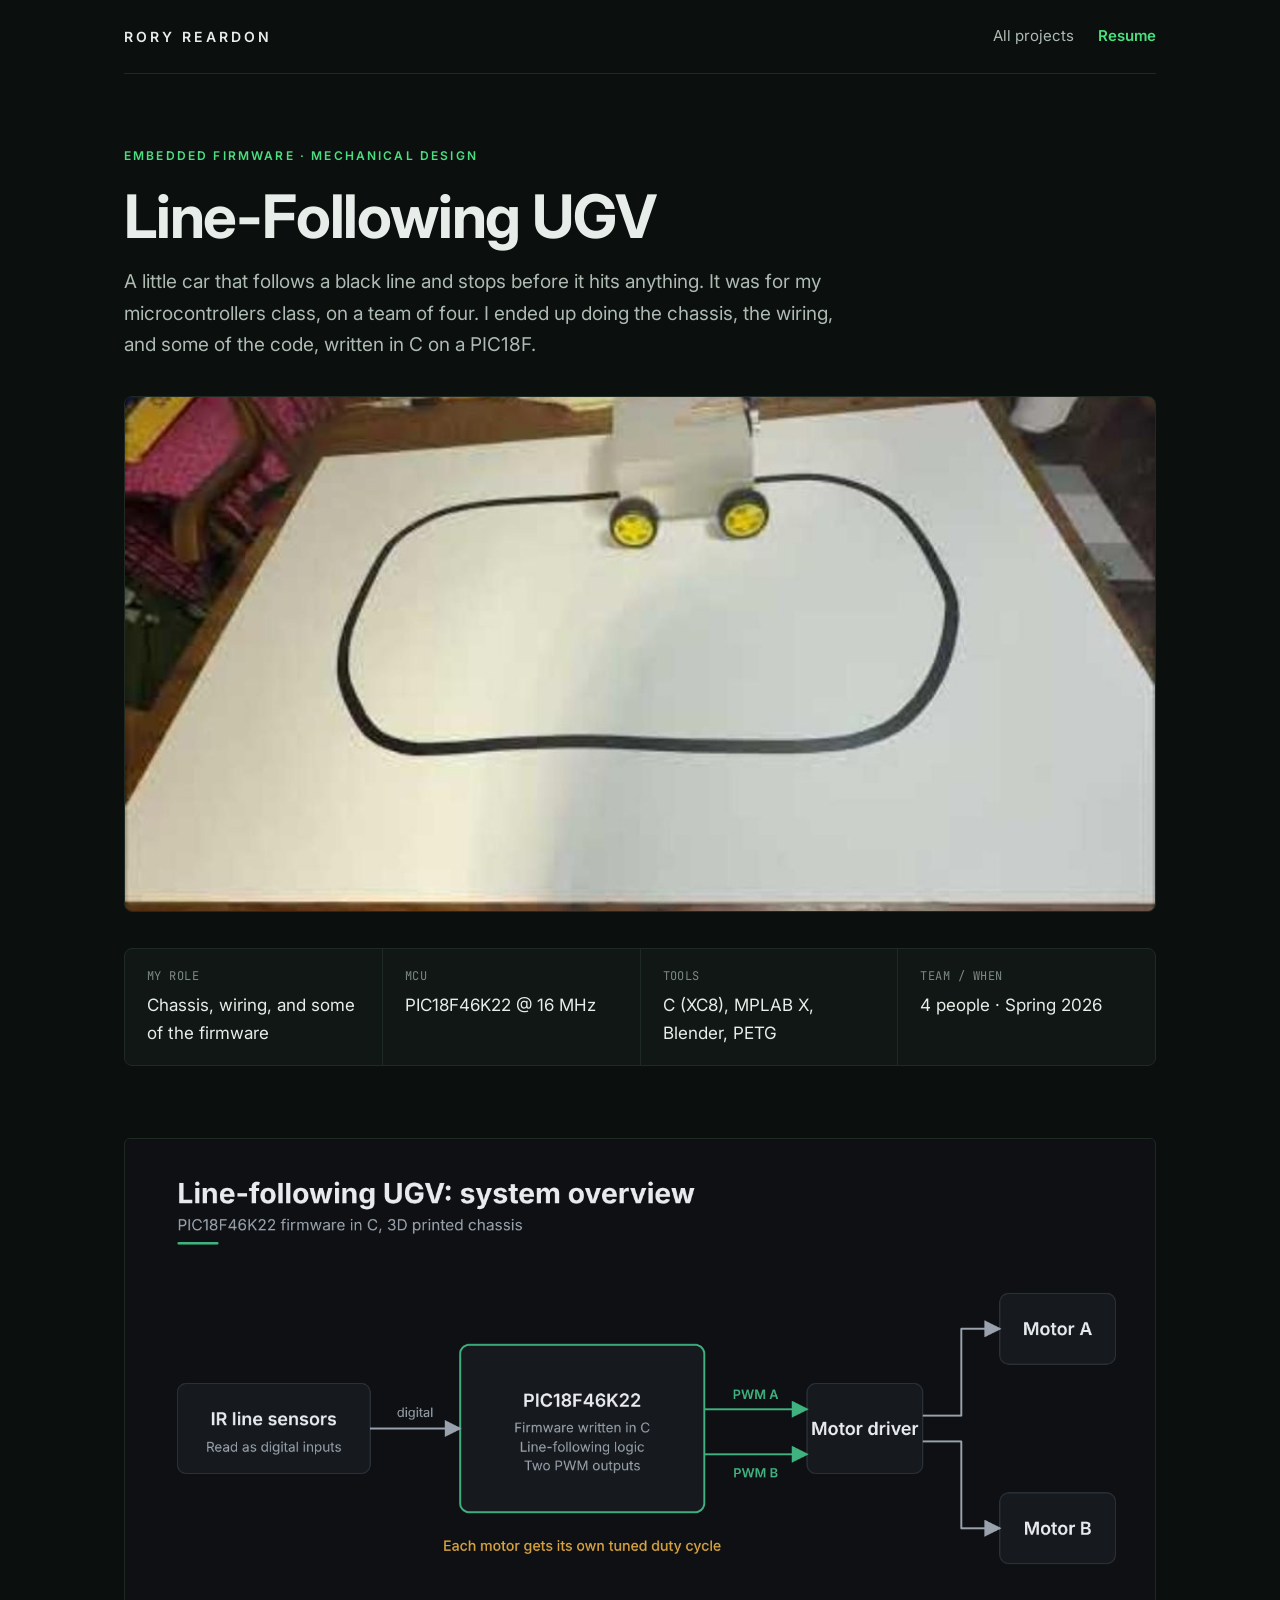
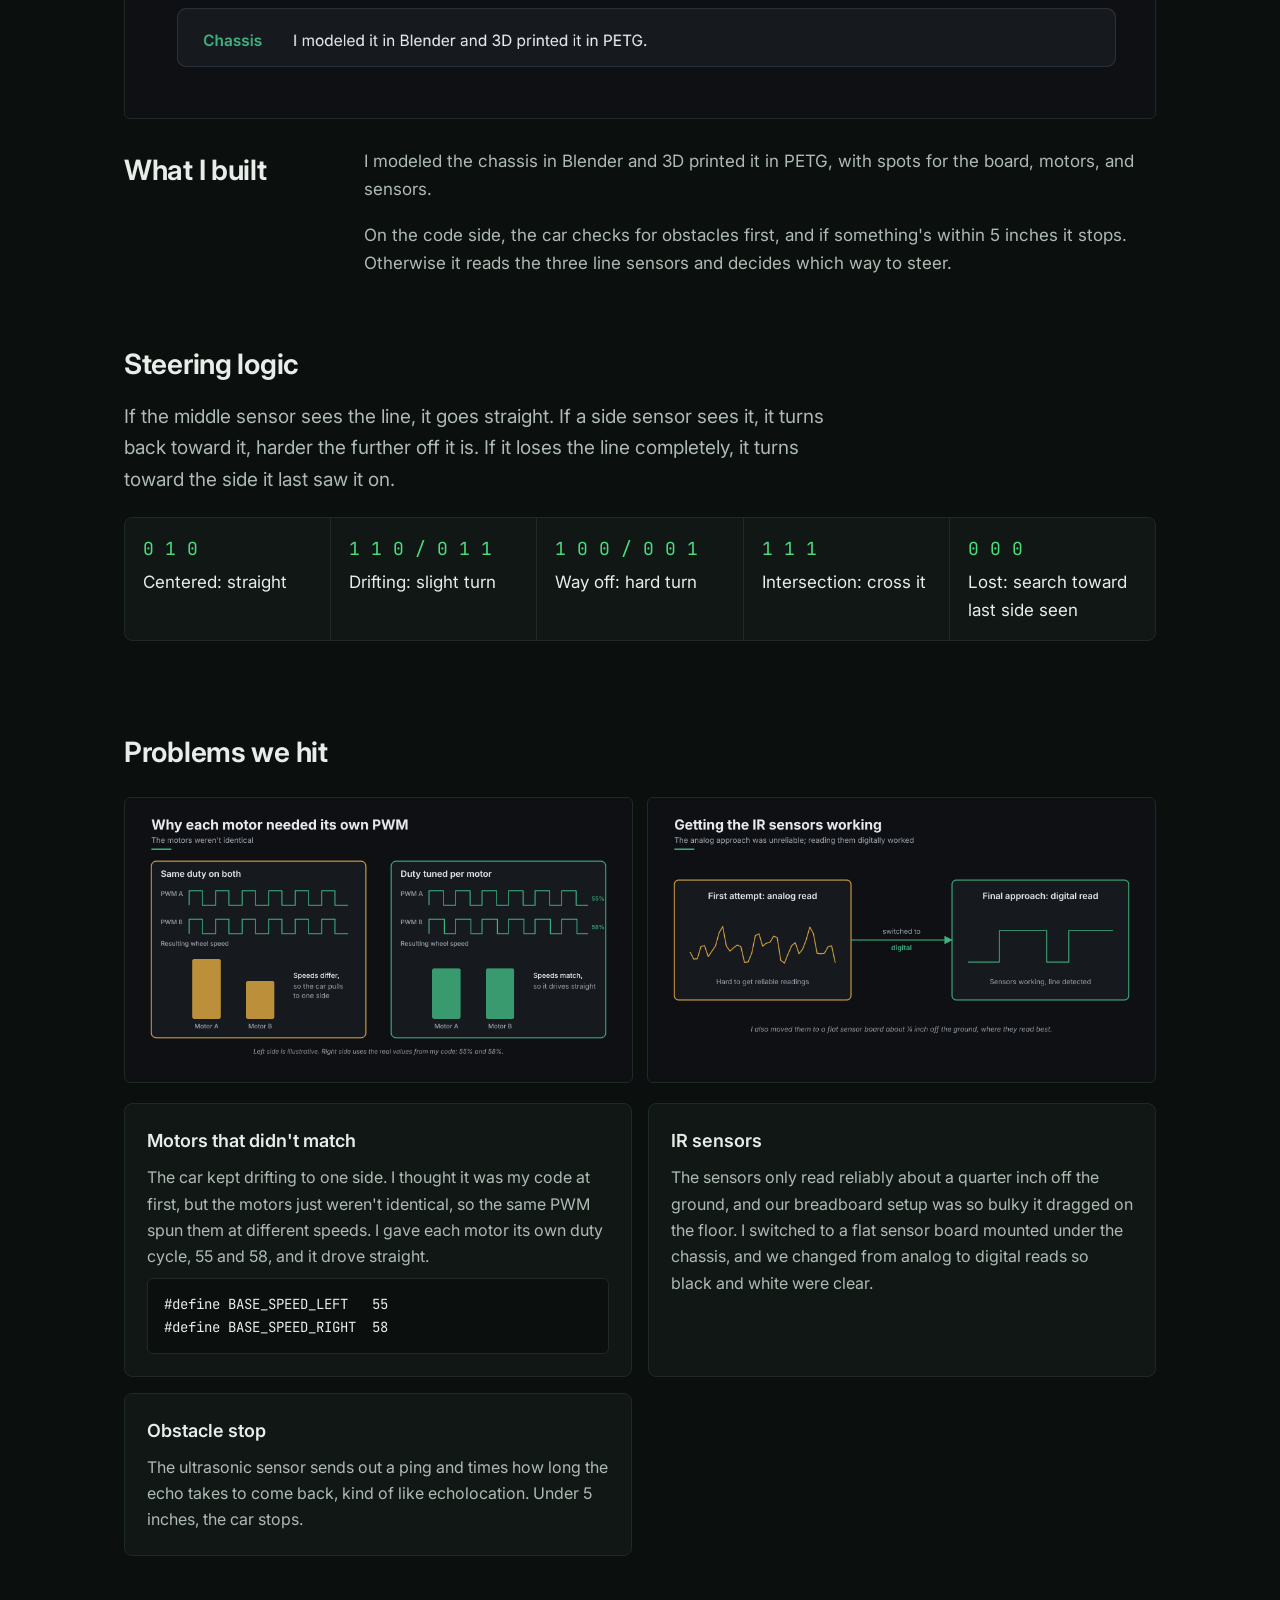
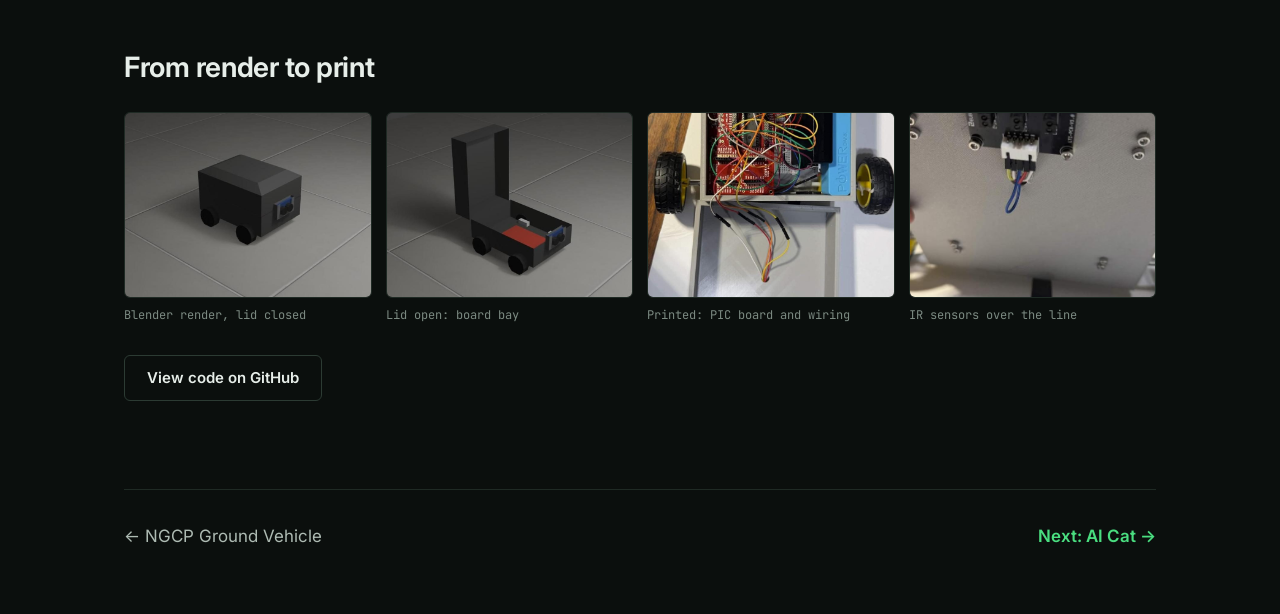
<file: ugv.html>
<!doctype html>
<html lang="en">
<head>
<meta charset="utf-8">
<meta name="viewport" content="width=device-width, initial-scale=1">
<title>Line-Following UGV | Rory Reardon</title>
<link rel="preconnect" href="https://fonts.googleapis.com">
<link rel="preconnect" href="https://fonts.gstatic.com" crossorigin>
<link href="https://fonts.googleapis.com/css2?family=Inter:wght@400;500;600;700&family=JetBrains+Mono:wght@400;500&display=swap" rel="stylesheet">
<link rel="stylesheet" href="style.css">
</head>
<body>
<div class="wrap">
<nav>
  <a class="brand" href="index.html">RORY REARDON</a>
  <div class="links">
    <a href="index.html#projects">All projects</a>
    <a class="cta" href="assets/Rory_Reardon_Resume.pdf">Resume</a>
  </div>
</nav>
<header class="phead">
  <p class="kicker">Embedded firmware · Mechanical design</p>
  <h1>Line-Following UGV</h1>
  <p class="lead">A little car that follows a black line and stops before it hits anything. It was for my microcontrollers class, on a team of four. I ended up doing the chassis, the wiring, and some of the code, written in C on a PIC18F.</p>
</header>

<img class="heroimg" src="assets/ugv-track.jpg" alt="The UGV on an oval black-line test track">

<div class="facts">
  <div><span class="k">MY ROLE</span><span>Chassis, wiring, and some of the firmware</span></div>
  <div><span class="k">MCU</span><span>PIC18F46K22 @ 16 MHz</span></div>
  <div><span class="k">TOOLS</span><span>C (XC8), MPLAB X, Blender, PETG</span></div>
  <div><span class="k">TEAM / WHEN</span><span>4 people · Spring 2026</span></div>
</div>

<figure style="margin:0 0 28px"><img src="assets/diagram-ugv_system_overview.png" alt="Block diagram: IR sensors feed a PIC18F46K22, which sends two PWM signals to a motor driver and two wheel motors" style="aspect-ratio:16/9;object-fit:contain;background:#0e1013"></figure>
<div class="split" style="border-top:0;padding-top:0">
  <h2>What I built</h2>
  <div>
    <p>I modeled the chassis in Blender and 3D printed it in PETG, with spots for the board, motors, and sensors.</p>
    <p>On the code side, the car checks for obstacles first, and if something's within 5 inches it stops. Otherwise it reads the three line sensors and decides which way to steer.</p>
  </div>
</div>

<section>
  <h2 style="margin-bottom:14px">Steering logic</h2>
  <p class="lead" style="margin-bottom:22px">If the middle sensor sees the line, it goes straight. If a side sensor sees it, it turns back toward it, harder the further off it is. If it loses the line completely, it turns toward the side it last saw it on.</p>
  <div class="truth">
    <div><span class="pat">0 1 0</span><span>Centered: straight</span></div>
    <div><span class="pat">1 1 0 / 0 1 1</span><span>Drifting: slight turn</span></div>
    <div><span class="pat">1 0 0 / 0 0 1</span><span>Way off: hard turn</span></div>
    <div><span class="pat">1 1 1</span><span>Intersection: cross it</span></div>
    <div><span class="pat">0 0 0</span><span>Lost: search toward last side seen</span></div>
  </div>
</section>

<section>
  <h2 style="margin-bottom:22px">Problems we hit</h2>
  <div class="gallery" style="grid-template-columns:repeat(auto-fit,minmax(min(100%,420px),1fr));margin-bottom:20px">
    <figure><img src="assets/diagram-ugv_pwm_tuning.png" alt="With the same PWM duty the wheel speeds differ; tuned per motor, they match" style="aspect-ratio:16/9;object-fit:contain;background:#0e1013"></figure>
    <figure><img src="assets/diagram-ugv_ir_sensor_path.png" alt="Analog IR reads were unreliable; switching to digital reads fixed line detection" style="aspect-ratio:16/9;object-fit:contain;background:#0e1013"></figure>
  </div>
  <div class="boxes">
    <div class="box"><h3>Motors that didn't match</h3><p>The car kept drifting to one side. I thought it was my code at first, but the motors just weren't identical, so the same PWM spun them at different speeds. I gave each motor its own duty cycle, 55 and 58, and it drove straight.</p><pre>#define BASE_SPEED_LEFT   55
#define BASE_SPEED_RIGHT  58</pre></div>
    <div class="box"><h3>IR sensors</h3><p>The sensors only read reliably about a quarter inch off the ground, and our breadboard setup was so bulky it dragged on the floor. I switched to a flat sensor board mounted under the chassis, and we changed from analog to digital reads so black and white were clear.</p></div>
    <div class="box"><h3>Obstacle stop</h3><p>The ultrasonic sensor sends out a ping and times how long the echo takes to come back, kind of like echolocation. Under 5 inches, the car stops.</p></div>
  </div>
</section>

<section>
  <h2 style="margin-bottom:22px">From render to print</h2>
  <div class="gallery">
    <figure><img src="assets/ugv-render-closed.jpg" alt="Blender render of the closed chassis"><figcaption>Blender render, lid closed</figcaption></figure>
    <figure><img src="assets/ugv-render-open.jpg" alt="Blender render with the lid open"><figcaption>Lid open: board bay</figcaption></figure>
    <figure><img src="assets/ugv-inside.jpg" alt="Inside the printed chassis: PIC board and wiring"><figcaption>Printed: PIC board and wiring</figcaption></figure>
    <figure><img src="assets/ugv-ir.jpg" alt="IR line sensors mounted over the line"><figcaption>IR sensors over the line</figcaption></figure>
  </div>
  <div class="btns" style="margin-top:24px"><a class="btn ghost" href="https://github.com/rorymreardon/pic18f-line-following-ugv">View code on GitHub</a></div>
</section>

<div class="pager">
  <a href="ngcp.html">← NGCP Ground Vehicle</a>
  <a class="next" href="ai-cat.html">Next: AI Cat →</a>
</div>
</div>
</body>
</html>
</file>
<file: style.css>
:root{
  --bg:#0B0F0D; --panel:#111714; --line:#1F2A24; --line2:#2C3B33;
  --text:#E7EEE9; --body:#AEBBB3; --dim:#7C8A82; --green:#4ADE80;
  --mono:'JetBrains Mono',ui-monospace,Menlo,monospace;
  --sans:'Inter',system-ui,-apple-system,'Segoe UI',sans-serif;
}
*{box-sizing:border-box}
html{scroll-behavior:smooth}
body{margin:0;background:var(--bg);color:var(--text);font-family:var(--sans);font-size:17px;line-height:1.65;-webkit-font-smoothing:antialiased}
a{color:var(--green);text-decoration:none}
a:hover{text-decoration:underline}
img{max-width:100%;display:block}
::selection{background:var(--green);color:var(--bg)}
.wrap{max-width:1080px;margin:0 auto;padding:0 24px}

nav{display:flex;flex-wrap:wrap;justify-content:space-between;align-items:center;gap:16px;padding:24px 0;border-bottom:1px solid var(--line)}
nav .brand{font-family:var(--sans);font-size:14px;font-weight:600;letter-spacing:.22em;color:var(--text)}
nav .brand span{color:var(--green)}
nav .links{display:flex;flex-wrap:wrap;gap:24px;font-size:15px}
nav .links a{color:var(--body)}
nav .links a.cta{color:var(--green);font-weight:600}

.kicker{font-family:var(--sans);font-size:12px;font-weight:600;letter-spacing:.18em;text-transform:uppercase;color:var(--green);margin:0}
h1{font-size:clamp(38px,6vw,60px);line-height:1.08;margin:0;font-weight:700;letter-spacing:-.02em}
h2{font-size:28px;margin:0;font-weight:650;letter-spacing:-.01em}
h3{font-size:18px;margin:0;font-weight:600}
p{margin:0;color:var(--body)}
.lead{font-size:19px;max-width:720px}
.muted{color:var(--dim)}
.mono{font-family:var(--mono)}

.hero{display:grid;grid-template-columns:minmax(0,1fr) clamp(180px,26vw,300px);align-items:center;gap:clamp(24px,4vw,48px);padding:clamp(48px,8vw,88px) 0 clamp(56px,8vw,96px)}
.hero .text{display:flex;flex-direction:column;gap:22px}
.hero img{width:100%;aspect-ratio:4/5;object-fit:cover;border:1px solid var(--line2);border-radius:6px}
@media (max-width:640px){
  .hero{grid-template-columns:1fr}
  .hero img{order:-1;width:140px;aspect-ratio:1/1;border-radius:50%;object-position:center 25%}
  .lead{font-size:17px}
}
.btns{display:flex;flex-wrap:wrap;gap:12px;padding-top:6px}
.btn{display:inline-flex;align-items:center;min-height:46px;padding:0 22px;border-radius:6px;font-weight:600;font-size:15px}
.btn.primary{background:var(--green);color:#06130B}
.btn.ghost{border:1px solid var(--line2);color:var(--text)}
.btn:hover{text-decoration:none;filter:brightness(1.08)}

section{padding-bottom:88px}
.sec-head{display:flex;flex-wrap:wrap;justify-content:space-between;align-items:baseline;gap:12px;margin-bottom:28px}

.grid{display:grid;grid-template-columns:repeat(auto-fill,minmax(min(100%,420px),1fr));gap:20px}
.card{display:flex;flex-direction:column;background:var(--panel);border:1px solid var(--line);border-radius:8px;overflow:hidden;color:var(--text);transition:border-color .15s}
.card:hover{border-color:var(--green);text-decoration:none}
.card img,.card .ph{width:100%;aspect-ratio:16/9;object-fit:cover;border-bottom:1px solid var(--line)}
.card .ph{display:flex;align-items:center;justify-content:center;background:#0E1411;font-family:var(--mono);font-size:13px;color:var(--dim)}
.card .body{display:flex;flex-direction:column;gap:10px;padding:22px}
.card .top{display:flex;justify-content:space-between;align-items:center;gap:12px}
.tag{font-family:var(--mono);font-size:12px;color:var(--green);border:1px solid rgba(74,222,128,.4);border-radius:4px;padding:2px 8px;white-space:nowrap}
.tag.grey{color:var(--dim);border-color:var(--line2)}
.stack{font-family:var(--mono);font-size:13px;color:var(--dim)}

.split{display:flex;flex-wrap:wrap;gap:40px;padding:64px 0;border-top:1px solid var(--line)}
.split>h2{flex:1 1 200px}
.split>div{flex:999 1 520px;display:flex;flex-direction:column;gap:18px}
.chips{display:flex;flex-wrap:wrap;gap:8px}
.chips span{font-family:var(--mono);font-size:13px;padding:5px 11px;border:1px solid var(--line2);border-radius:4px;color:var(--body)}

footer.site{display:flex;flex-wrap:wrap;justify-content:space-between;align-items:center;gap:20px;padding:40px 0 64px;border-top:1px solid var(--line)}
footer.site .contact{display:flex;flex-wrap:wrap;gap:22px;font-family:var(--mono);font-size:14px}

/* project pages */
.phead{display:flex;flex-direction:column;gap:18px;padding:72px 0 36px}
.heroimg{width:100%;aspect-ratio:16/8;object-fit:cover;border:1px solid var(--line);border-radius:8px}
.facts{display:grid;grid-template-columns:repeat(auto-fit,minmax(200px,1fr));gap:1px;background:var(--line);border:1px solid var(--line);border-radius:8px;overflow:hidden;margin:36px 0 72px}
.facts div{background:var(--panel);padding:18px 22px;display:flex;flex-direction:column;gap:4px}
.facts .k{font-family:var(--mono);font-size:12px;color:var(--dim);letter-spacing:.04em}
.boxes{display:grid;grid-template-columns:repeat(auto-fill,minmax(min(100%,420px),1fr));gap:16px}
.box{background:var(--panel);border:1px solid var(--line);border-radius:8px;padding:22px;display:flex;flex-direction:column;gap:8px}
.box.hl{border-color:rgba(74,222,128,.5)}
.box p{font-size:16px}
.stat{display:flex;flex-wrap:wrap;align-items:center;gap:32px;padding:28px;background:var(--panel);border:1px solid rgba(74,222,128,.5);border-radius:8px}
.stat .num{font-family:var(--mono);display:flex;align-items:baseline;gap:14px}
.stat .num .from{font-size:24px;color:var(--dim)}
.stat .num .to{font-size:34px;color:var(--green)}
.stat>div:last-child{flex:999 1 380px;display:flex;flex-direction:column;gap:6px}
.gallery{display:grid;grid-template-columns:repeat(auto-fill,minmax(240px,1fr));gap:14px}
.gallery.sq{grid-template-columns:repeat(auto-fill,minmax(160px,1fr))}
figure{margin:0;display:flex;flex-direction:column;gap:8px}
figure img{width:100%;aspect-ratio:4/3;object-fit:cover;border:1px solid var(--line);border-radius:6px}
.gallery.sq figure img{aspect-ratio:1/1}
figcaption{font-family:var(--mono);font-size:12px;color:var(--dim)}
pre{margin:0;padding:14px 16px;background:var(--bg);border:1px solid var(--line);border-radius:6px;font-family:var(--mono);font-size:14px;color:var(--text);overflow-x:auto}
.truth{display:grid;grid-template-columns:repeat(auto-fit,minmax(170px,1fr));gap:1px;background:var(--line);border:1px solid var(--line);border-radius:8px;overflow:hidden}
.truth div{background:var(--panel);padding:16px 18px;display:flex;flex-direction:column;gap:4px}
.truth .pat{font-family:var(--mono);font-size:18px;color:var(--green)}
.flow{display:flex;flex-direction:column;gap:10px;padding:24px;background:var(--panel);border:1px solid var(--line);border-radius:8px}
.flow .row{display:flex;flex-wrap:wrap;gap:10px}
.flow .n{flex:1 1 200px;padding:12px 14px;border:1px solid var(--line2);border-radius:6px;display:flex;flex-direction:column;gap:2px}
.flow .n.g{border-color:var(--green)}
.flow .n b{font-family:var(--mono);font-size:14px;font-weight:500}
.flow .n.g b{color:var(--green)}
.flow .n span{font-size:14px;color:var(--dim)}
.flow .bus{padding:10px 14px;border:1px solid var(--line2);border-radius:6px;background:#0E1411;font-family:var(--mono);font-size:13px;color:var(--body)}
.flow .arr{font-family:var(--mono);color:var(--dim);padding-left:14px}
.steps{display:flex;flex-wrap:wrap;align-items:center;gap:8px;font-family:var(--mono);font-size:13px}
.steps span{padding:7px 12px;border:1px solid var(--line2);border-radius:4px;color:var(--dim)}
.steps span.done{border-color:rgba(74,222,128,.5);color:var(--green)}
.steps span.now{border-color:var(--green);color:var(--text)}
.pager{display:flex;flex-wrap:wrap;justify-content:space-between;gap:16px;padding:32px 0 64px;border-top:1px solid var(--line)}
.pager a{color:var(--body)}
.pager a.next{color:var(--green);font-weight:600}
ol{margin:0;padding-left:20px;color:var(--body)}
video{width:100%;border:1px solid var(--line);border-radius:8px;background:#000}

/* show the whole video frame in fullscreen instead of cropping */
video:fullscreen,video:-webkit-full-screen{object-fit:contain!important;aspect-ratio:auto!important;width:100%!important;height:100%!important;border:0}
@media (max-width:640px){.kicker{letter-spacing:.12em}}
</file>
